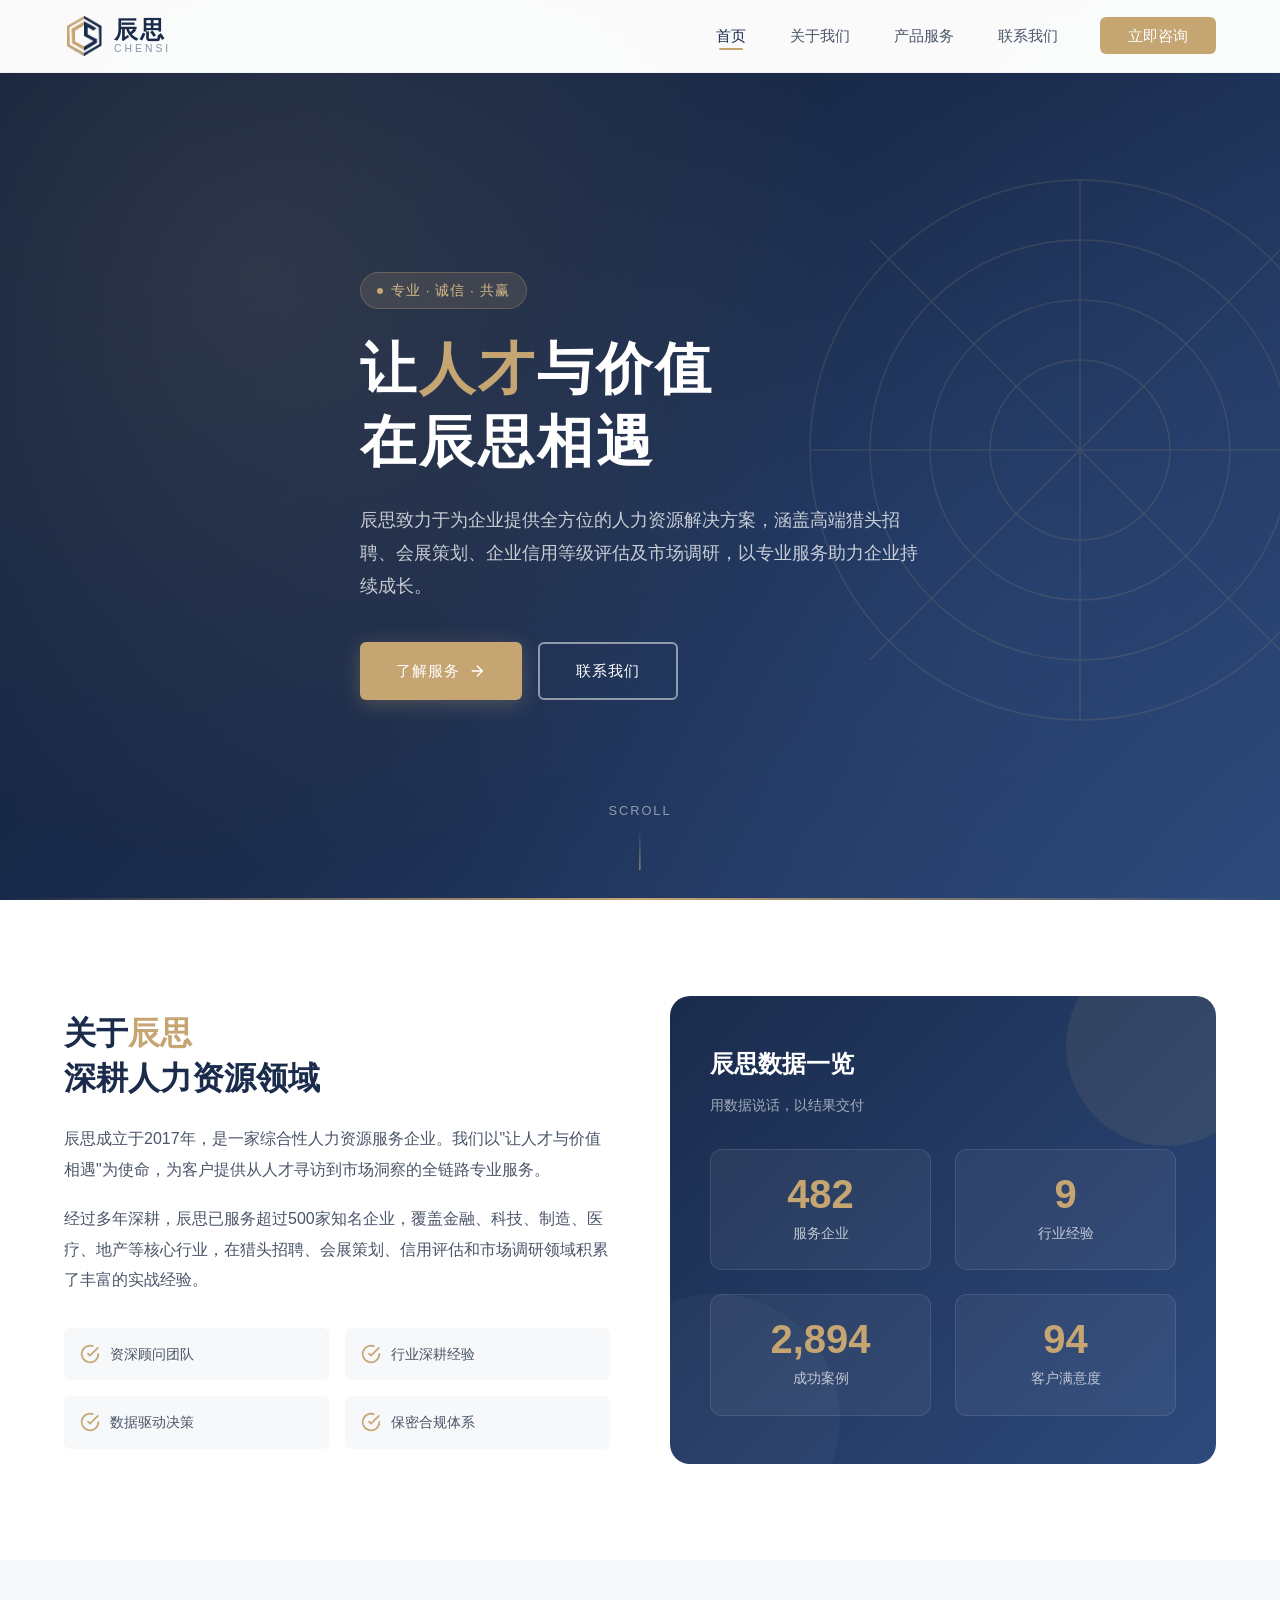
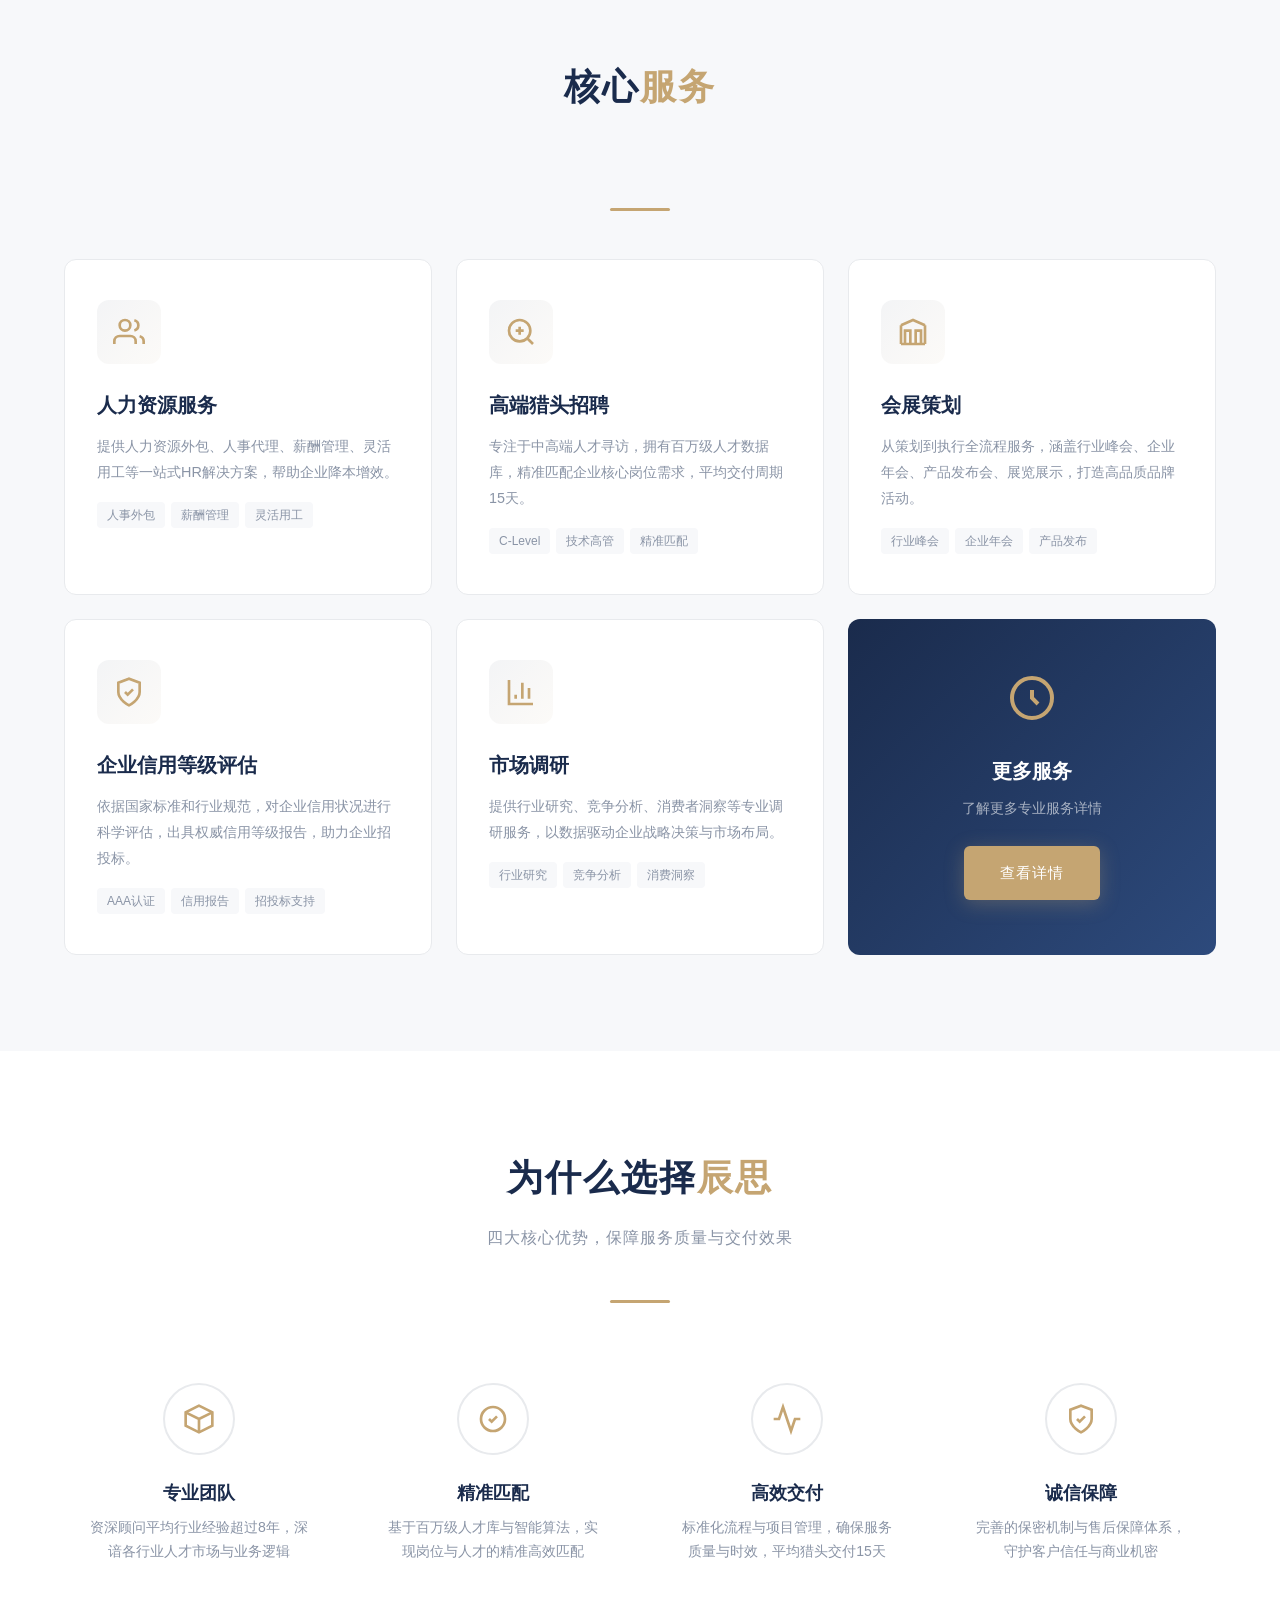
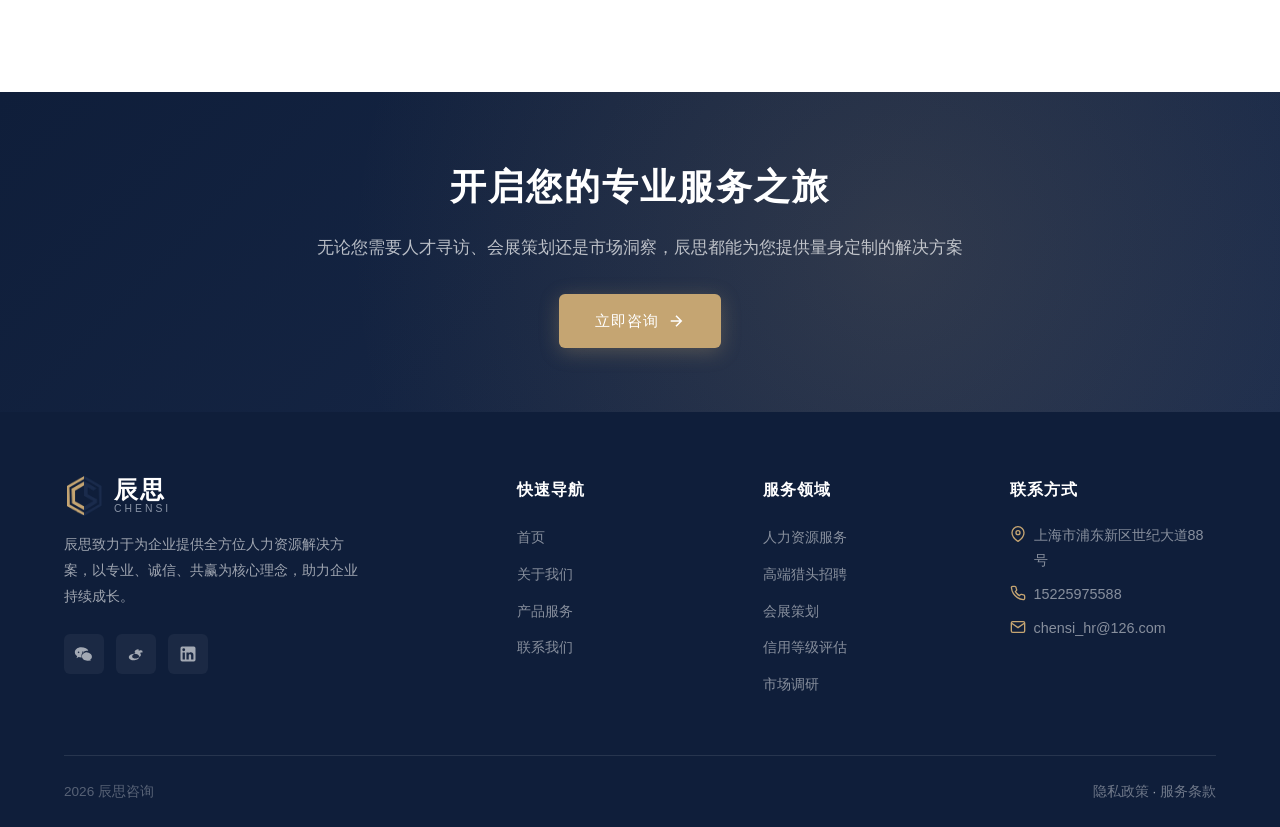
<file: index.html>
<!DOCTYPE html>
<html lang="zh-CN">
<head>
    <meta charset="UTF-8">
    <meta name="viewport" content="width=device-width, initial-scale=1.0">
    <meta name="description" content="辰思 - 专业人力资源服务、高端猎头招聘、会展策划、企业信用等级评估、市场调研">
    <meta name="keywords" content="辰思,人力资源,猎头招聘,会展策划,信用评估,市场调研">
    <title>辰思 — 让人才与价值相遇</title>
    <link rel="stylesheet" href="css/style.css">
</head>
<body>

<!-- ========== 导航栏 ========== -->
<nav class="navbar">
    <div class="container">
        <a href="index.html" class="logo">
            <span class="logo-icon">
                <img src="images/logo.png" alt="辰思LOGO" width="40" height="40">
            </span>
            <span class="logo-text">
                辰思
                <span class="en">CHENSI</span>
            </span>
        </a>

        <ul class="nav-menu">
            <li><a href="index.html" class="active">首页</a></li>
            <li><a href="about.html">关于我们</a></li>
            <li><a href="services.html">产品服务</a></li>
            <li><a href="contact.html">联系我们</a></li>
            <li><a href="contact.html" class="nav-cta">立即咨询</a></li>
        </ul>

        <div class="hamburger">
            <span></span>
            <span></span>
            <span></span>
        </div>
    </div>
</nav>

<!-- ========== Hero 区域 ========== -->
<section class="hero">
    <div class="hero-decoration">
        <svg viewBox="0 0 200 200" fill="none" stroke="currentColor" stroke-width="0.5">
            <circle cx="100" cy="100" r="90" stroke="#c5a572"/>
            <circle cx="100" cy="100" r="70" stroke="#c5a572"/>
            <circle cx="100" cy="100" r="50" stroke="#c5a572"/>
            <circle cx="100" cy="100" r="30" stroke="#c5a572"/>
            <line x1="10" y1="100" x2="190" y2="100" stroke="#c5a572"/>
            <line x1="100" y1="10" x2="100" y2="190" stroke="#c5a572"/>
            <line x1="30" y1="30" x2="170" y2="170" stroke="#c5a572"/>
            <line x1="170" y1="30" x2="30" y2="170" stroke="#c5a572"/>
        </svg>
    </div>

    <div class="container">
        <div class="hero-content">
            <div class="hero-tag">
                <span class="hero-tag-dot"></span>
                专业 · 诚信 · 共赢
            </div>
            <h1>让<span class="highlight">人才</span>与价值<br>在辰思相遇</h1>
            <p class="hero-desc">
                辰思致力于为企业提供全方位的人力资源解决方案，涵盖高端猎头招聘、会展策划、企业信用等级评估及市场调研，以专业服务助力企业持续成长。
            </p>
            <div class="hero-actions">
                <a href="services.html" class="btn btn-primary">
                    了解服务
                    <svg width="18" height="18" viewBox="0 0 24 24" fill="none" stroke="currentColor" stroke-width="2">
                        <path d="M5 12h14M12 5l7 7-7 7"/>
                    </svg>
                </a>
                <a href="contact.html" class="btn btn-outline">联系我们</a>
            </div>
        </div>
    </div>

    <div class="scroll-indicator">
        <span>SCROLL</span>
        <div class="arrow"></div>
    </div>
</section>

<!-- ========== 公司简介 ========== -->
<section class="section">
    <div class="container">
        <div class="intro-grid">
            <div class="intro-text fade-in-up">
                <h2>关于<span class="accent">辰思</span><br>深耕人力资源领域</h2>
                <p>
                    辰思成立于2017年，是一家综合性人力资源服务企业。我们以"让人才与价值相遇"为使命，为客户提供从人才寻访到市场洞察的全链路专业服务。
                </p>
                <p>
                    经过多年深耕，辰思已服务超过500家知名企业，覆盖金融、科技、制造、医疗、地产等核心行业，在猎头招聘、会展策划、信用评估和市场调研领域积累了丰富的实战经验。
                </p>

                <div class="intro-features">
                    <div class="intro-feature">
                        <svg class="feature-icon" width="20" height="20" viewBox="0 0 24 24" fill="none" stroke="currentColor" stroke-width="2">
                            <path d="M22 11.08V12a10 10 0 1 1-5.93-9.14"/>
                            <polyline points="22 4 12 14.01 9 11.01"/>
                        </svg>
                        <span>资深顾问团队</span>
                    </div>
                    <div class="intro-feature">
                        <svg class="feature-icon" width="20" height="20" viewBox="0 0 24 24" fill="none" stroke="currentColor" stroke-width="2">
                            <path d="M22 11.08V12a10 10 0 1 1-5.93-9.14"/>
                            <polyline points="22 4 12 14.01 9 11.01"/>
                        </svg>
                        <span>行业深耕经验</span>
                    </div>
                    <div class="intro-feature">
                        <svg class="feature-icon" width="20" height="20" viewBox="0 0 24 24" fill="none" stroke="currentColor" stroke-width="2">
                            <path d="M22 11.08V12a10 10 0 1 1-5.93-9.14"/>
                            <polyline points="22 4 12 14.01 9 11.01"/>
                        </svg>
                        <span>数据驱动决策</span>
                    </div>
                    <div class="intro-feature">
                        <svg class="feature-icon" width="20" height="20" viewBox="0 0 24 24" fill="none" stroke="currentColor" stroke-width="2">
                            <path d="M22 11.08V12a10 10 0 1 1-5.93-9.14"/>
                            <polyline points="22 4 12 14.01 9 11.01"/>
                        </svg>
                        <span>保密合规体系</span>
                    </div>
                </div>
            </div>

            <div class="intro-visual fade-in-up delay-2">
                <div class="intro-card">
                    <h3>辰思数据一览</h3>
                    <p class="card-subtitle">用数据说话，以结果交付</p>
                    <div class="stat-grid">
                        <div class="stat-item">
                            <div class="stat-number" data-target="500"><span class="unit">+</span></div>
                            <div class="stat-label">服务企业</div>
                        </div>
                        <div class="stat-item">
                            <div class="stat-number" data-target="10"><span class="unit">年+</span></div>
                            <div class="stat-label">行业经验</div>
                        </div>
                        <div class="stat-item">
                            <div class="stat-number" data-target="3000"><span class="unit">+</span></div>
                            <div class="stat-label">成功案例</div>
                        </div>
                        <div class="stat-item">
                            <div class="stat-number" data-target="98"><span class="unit">%</span></div>
                            <div class="stat-label">客户满意度</div>
                        </div>
                    </div>
                </div>
            </div>
        </div>
    </div>
</section>

<!-- ========== 核心服务 ========== -->
<section class="section section-gray">
    <div class="container">
        <h2 class="section-title fade-in-up">核心<span class="accent">服务</span></h2>
        <p class="section-subtitle fade-in-up delay-1">五大业务板块，全方位赋能企业发展</p>
        <div class="section-divider fade-in-up"></div>

        <div class="services-grid" style="margin-top: 3rem;">
            <!-- 人力资源服务 -->
            <div class="service-card fade-in-up">
                <div class="service-icon-box">
                    <svg viewBox="0 0 24 24" fill="none" stroke="currentColor" stroke-width="2">
                        <path d="M17 21v-2a4 4 0 0 0-4-4H5a4 4 0 0 0-4 4v2"/>
                        <circle cx="9" cy="7" r="4"/>
                        <path d="M23 21v-2a4 4 0 0 0-3-3.87"/>
                        <path d="M16 3.13a4 4 0 0 1 0 7.75"/>
                    </svg>
                </div>
                <h3>人力资源服务</h3>
                <p>提供人力资源外包、人事代理、薪酬管理、灵活用工等一站式HR解决方案，帮助企业降本增效。</p>
                <div class="tag-row">
                    <span class="tag">人事外包</span>
                    <span class="tag">薪酬管理</span>
                    <span class="tag">灵活用工</span>
                </div>
            </div>

            <!-- 高端猎头招聘 -->
            <div class="service-card fade-in-up delay-1">
                <div class="service-icon-box">
                    <svg viewBox="0 0 24 24" fill="none" stroke="currentColor" stroke-width="2">
                        <circle cx="11" cy="11" r="8"/>
                        <line x1="21" y1="21" x2="16.65" y2="16.65"/>
                        <path d="M11 8v6M8 11h6"/>
                    </svg>
                </div>
                <h3>高端猎头招聘</h3>
                <p>专注于中高端人才寻访，拥有百万级人才数据库，精准匹配企业核心岗位需求，平均交付周期15天。</p>
                <div class="tag-row">
                    <span class="tag">C-Level</span>
                    <span class="tag">技术高管</span>
                    <span class="tag">精准匹配</span>
                </div>
            </div>

            <!-- 会展策划 -->
            <div class="service-card fade-in-up delay-2">
                <div class="service-icon-box">
                    <svg viewBox="0 0 24 24" fill="none" stroke="currentColor" stroke-width="2">
                        <path d="M3 21h18M3 7v14M21 7v14M6 21V11h4v10M14 21V11h4v10M3 7l9-4 9 4"/>
                    </svg>
                </div>
                <h3>会展策划</h3>
                <p>从策划到执行全流程服务，涵盖行业峰会、企业年会、产品发布会、展览展示，打造高品质品牌活动。</p>
                <div class="tag-row">
                    <span class="tag">行业峰会</span>
                    <span class="tag">企业年会</span>
                    <span class="tag">产品发布</span>
                </div>
            </div>

            <!-- 企业信用等级评估 -->
            <div class="service-card fade-in-up">
                <div class="service-icon-box">
                    <svg viewBox="0 0 24 24" fill="none" stroke="currentColor" stroke-width="2">
                        <path d="M12 22s8-4 8-10V5l-8-3-8 3v7c0 6 8 10 8 10z"/>
                        <polyline points="9 12 11 14 15 10"/>
                    </svg>
                </div>
                <h3>企业信用等级评估</h3>
                <p>依据国家标准和行业规范，对企业信用状况进行科学评估，出具权威信用等级报告，助力企业招投标。</p>
                <div class="tag-row">
                    <span class="tag">AAA认证</span>
                    <span class="tag">信用报告</span>
                    <span class="tag">招投标支持</span>
                </div>
            </div>

            <!-- 市场调研 -->
            <div class="service-card fade-in-up delay-1">
                <div class="service-icon-box">
                    <svg viewBox="0 0 24 24" fill="none" stroke="currentColor" stroke-width="2">
                        <path d="M3 3v18h18"/>
                        <path d="M18 17V9M13 17V5M8 17v-3"/>
                    </svg>
                </div>
                <h3>市场调研</h3>
                <p>提供行业研究、竞争分析、消费者洞察等专业调研服务，以数据驱动企业战略决策与市场布局。</p>
                <div class="tag-row">
                    <span class="tag">行业研究</span>
                    <span class="tag">竞争分析</span>
                    <span class="tag">消费洞察</span>
                </div>
            </div>

            <!-- 查看更多 -->
            <div class="service-card fade-in-up delay-2" style="display: flex; flex-direction: column; justify-content: center; align-items: center; text-align: center; background: linear-gradient(135deg, var(--primary), var(--primary-light)); border: none;">
                <div style="margin-bottom: 1.5rem;">
                    <svg width="48" height="48" viewBox="0 0 24 24" fill="none" stroke="#c5a572" stroke-width="2">
                        <circle cx="12" cy="12" r="10"/>
                        <path d="M12 8v4l3 3"/>
                    </svg>
                </div>
                <h3 style="color: #fff; margin-bottom: 0.5rem;">更多服务</h3>
                <p style="color: rgba(255,255,255,0.6); margin-bottom: 1.5rem;">了解更多专业服务详情</p>
                <a href="services.html" class="btn btn-primary">查看详情</a>
            </div>
        </div>
    </div>
</section>

<!-- ========== 为什么选择我们 ========== -->
<section class="section">
    <div class="container">
        <h2 class="section-title fade-in-up">为什么选择<span class="accent">辰思</span></h2>
        <p class="section-subtitle fade-in-up delay-1">四大核心优势，保障服务质量与交付效果</p>
        <div class="section-divider fade-in-up"></div>

        <div class="advantages-grid" style="margin-top: 3rem;">
            <div class="advantage-item fade-in-up">
                <div class="advantage-icon">
                    <svg viewBox="0 0 24 24" fill="none" stroke="currentColor" stroke-width="2">
                        <path d="M12 2L2 7v10l10 5 10-5V7l-10-5z"/>
                        <path d="M2 7l10 5 10-5M12 22V12"/>
                    </svg>
                </div>
                <h4>专业团队</h4>
                <p>资深顾问平均行业经验超过8年，深谙各行业人才市场与业务逻辑</p>
            </div>

            <div class="advantage-item fade-in-up delay-1">
                <div class="advantage-icon">
                    <svg viewBox="0 0 24 24" fill="none" stroke="currentColor" stroke-width="2">
                        <path d="M9 12l2 2 4-4"/>
                        <path d="M21 12c0 4.97-4.03 9-9 9s-9-4.03-9-9 4.03-9 9-9 9 4.03 9 9z"/>
                    </svg>
                </div>
                <h4>精准匹配</h4>
                <p>基于百万级人才库与智能算法，实现岗位与人才的精准高效匹配</p>
            </div>

            <div class="advantage-item fade-in-up delay-2">
                <div class="advantage-icon">
                    <svg viewBox="0 0 24 24" fill="none" stroke="currentColor" stroke-width="2">
                        <path d="M22 12h-4l-3 9L9 3l-3 9H2"/>
                    </svg>
                </div>
                <h4>高效交付</h4>
                <p>标准化流程与项目管理，确保服务质量与时效，平均猎头交付15天</p>
            </div>

            <div class="advantage-item fade-in-up delay-3">
                <div class="advantage-icon">
                    <svg viewBox="0 0 24 24" fill="none" stroke="currentColor" stroke-width="2">
                        <path d="M12 22s8-4 8-10V5l-8-3-8 3v7c0 6 8 10 8 10z"/>
                        <polyline points="9 12 11 14 15 10"/>
                    </svg>
                </div>
                <h4>诚信保障</h4>
                <p>完善的保密机制与售后保障体系，守护客户信任与商业机密</p>
            </div>
        </div>
    </div>
</section>

<!-- ========== CTA 区域 ========== -->
<section class="cta-section">
    <div class="container">
        <div class="cta-content fade-in-up">
            <h2>开启您的专业服务之旅</h2>
            <p>无论您需要人才寻访、会展策划还是市场洞察，辰思都能为您提供量身定制的解决方案</p>
            <a href="contact.html" class="btn btn-primary">
                立即咨询
                <svg width="18" height="18" viewBox="0 0 24 24" fill="none" stroke="currentColor" stroke-width="2">
                    <path d="M5 12h14M12 5l7 7-7 7"/>
                </svg>
            </a>
        </div>
    </div>
</section>

<!-- ========== 页脚 ========== -->
<footer class="footer">
    <div class="container">
        <div class="footer-grid">
            <div class="footer-brand">
                <div class="logo">
                    <span class="logo-icon">
                        <img src="images/logo.png" alt="辰思LOGO" width="40" height="40">
                    </span>
                    <span class="logo-text">
                        辰思
                        <span class="en">CHENSI</span>
                    </span>
                </div>
                <p>辰思致力于为企业提供全方位人力资源解决方案，以专业、诚信、共赢为核心理念，助力企业持续成长。</p>
                <div class="footer-social">
                    <a href="#" aria-label="微信">
                        <svg viewBox="0 0 24 24" fill="currentColor"><path d="M8.5 4C4.36 4 1 6.69 1 10c0 1.89 1.08 3.56 2.78 4.66L3 17l2.5-1.32c.97.27 1.97.42 3 .42.24 0 .47-.01.71-.03A5.5 5.5 0 0 1 9 13.5C9 10.46 12.36 8 16.5 8c.24 0 .47.01.71.03C16.42 5.65 12.86 4 8.5 4zm-3 5a1 1 0 1 1 0 2 1 1 0 0 1 0-2zm5 0a1 1 0 1 1 0 2 1 1 0 0 1 0-2zm5.5 1c-3.59 0-6.5 2.24-6.5 5s2.91 5 6.5 5c.83 0 1.63-.12 2.37-.34L20 20.5l-.66-1.5c1.32-.92 2.16-2.27 2.16-3.77 0-2.76-2.91-5-6.5-5z"/></svg>
                    </a>
                    <a href="#" aria-label="微博">
                        <svg viewBox="0 0 24 24" fill="currentColor"><path d="M10.1 19.6c-3.4.3-6.4-1.2-6.7-3.4-.2-2.2 2.5-4.2 5.9-4.5 3.4-.3 6.4 1.2 6.7 3.4.2 2.2-2.5 4.2-5.9 4.5zm9.9-9.2c-.3-.1-.5-.1-.4-.4.3-.8.3-1.4 0-1.9-.6-.8-2.2-.8-4.1-.1 0 0-.4.2-.3-.1.2-.6.1-1-.1-1.3-.5-.5-1.9-.2-3.2.7-1.3.9-1.7 2-1.4 2.7.1.2.3.4.6.5.3.1.4.3.2.5-.2.2-1.4.7-2.4 1.6C8 13.2 7.2 14.4 7.5 15.5c.4 1.6 3.1 2.3 6 1.5 2.9-.8 4.8-2.8 4.4-4.4-.1-.4-.4-.7-.8-1 .3-.4.5-.8.5-1.2.1-.3 0-.5-.1-.6z"/></svg>
                    </a>
                    <a href="#" aria-label="LinkedIn">
                        <svg viewBox="0 0 24 24" fill="currentColor"><path d="M19 3a2 2 0 0 1 2 2v14a2 2 0 0 1-2 2H5a2 2 0 0 1-2-2V5a2 2 0 0 1 2-2h14m-.5 15.5v-5.3a3.26 3.26 0 0 0-3.26-3.26c-.85 0-1.84.52-2.32 1.3v-1.11h-2.79v8.37h2.79v-4.93c0-.77.62-1.4 1.39-1.4a1.4 1.4 0 0 1 1.4 1.4v4.93h2.79M6.88 8.56a1.68 1.68 0 0 0 1.68-1.68c0-.93-.75-1.69-1.68-1.69a1.69 1.69 0 0 0-1.69 1.69c0 .93.76 1.68 1.69 1.68m1.39 9.94v-8.37H5.5v8.37h2.77z"/></svg>
                    </a>
                </div>
            </div>

            <div class="footer-col">
                <h4>快速导航</h4>
                <ul>
                    <li><a href="index.html">首页</a></li>
                    <li><a href="about.html">关于我们</a></li>
                    <li><a href="services.html">产品服务</a></li>
                    <li><a href="contact.html">联系我们</a></li>
                </ul>
            </div>

            <div class="footer-col">
                <h4>服务领域</h4>
                <ul>
                    <li><a href="services.html">人力资源服务</a></li>
                    <li><a href="services.html">高端猎头招聘</a></li>
                    <li><a href="services.html">会展策划</a></li>
                    <li><a href="services.html">信用等级评估</a></li>
                    <li><a href="services.html">市场调研</a></li>
                </ul>
            </div>

            <div class="footer-col">
                <h4>联系方式</h4>
                <ul class="footer-contact">
                    <li>
                        <svg viewBox="0 0 24 24" fill="none" stroke="currentColor" stroke-width="2"><path d="M21 10c0 7-9 13-9 13s-9-6-9-13a9 9 0 0 1 18 0z"/><circle cx="12" cy="10" r="3"/></svg>
                        上海市浦东新区世纪大道88号
                    </li>
                    <li>
                        <svg viewBox="0 0 24 24" fill="none" stroke="currentColor" stroke-width="2"><path d="M22 16.92v3a2 2 0 0 1-2.18 2 19.79 19.79 0 0 1-8.63-3.07 19.5 19.5 0 0 1-6-6 19.79 19.79 0 0 1-3.07-8.67A2 2 0 0 1 4.11 2h3a2 2 0 0 1 2 1.72c.13.96.36 1.9.7 2.81a2 2 0 0 1-.45 2.11L8.09 9.91a16 16 0 0 0 6 6l1.27-1.27a2 2 0 0 1 2.11-.45c.91.34 1.85.57 2.81.7A2 2 0 0 1 22 16.92z"/></svg>
                        15225975588
                    </li>
                    <li>
                        <svg viewBox="0 0 24 24" fill="none" stroke="currentColor" stroke-width="2"><path d="M4 4h16c1.1 0 2 .9 2 2v12c0 1.1-.9 2-2 2H4c-1.1 0-2-.9-2-2V6c0-1.1.9-2 2-2z"/><polyline points="22,6 12,13 2,6"/></svg>
                        chensi_hr@126.com
                    </li>
                </ul>
            </div>
        </div>

        <div class="footer-bottom">
            <span class="icp">2026 辰思咨询</span>
            <div>
                <a href="#">隐私政策</a> · <a href="#">服务条款</a>
            </div>
        </div>
    </div>
</footer>

<!-- ========== 返回顶部 ========== -->
<div class="back-to-top">
    <svg viewBox="0 0 24 24" fill="none" stroke="currentColor" stroke-width="2">
        <path d="M18 15l-6-6-6 6"/>
    </svg>
</div>

<script src="js/main.js"></script>
</body>
</html>
</file>
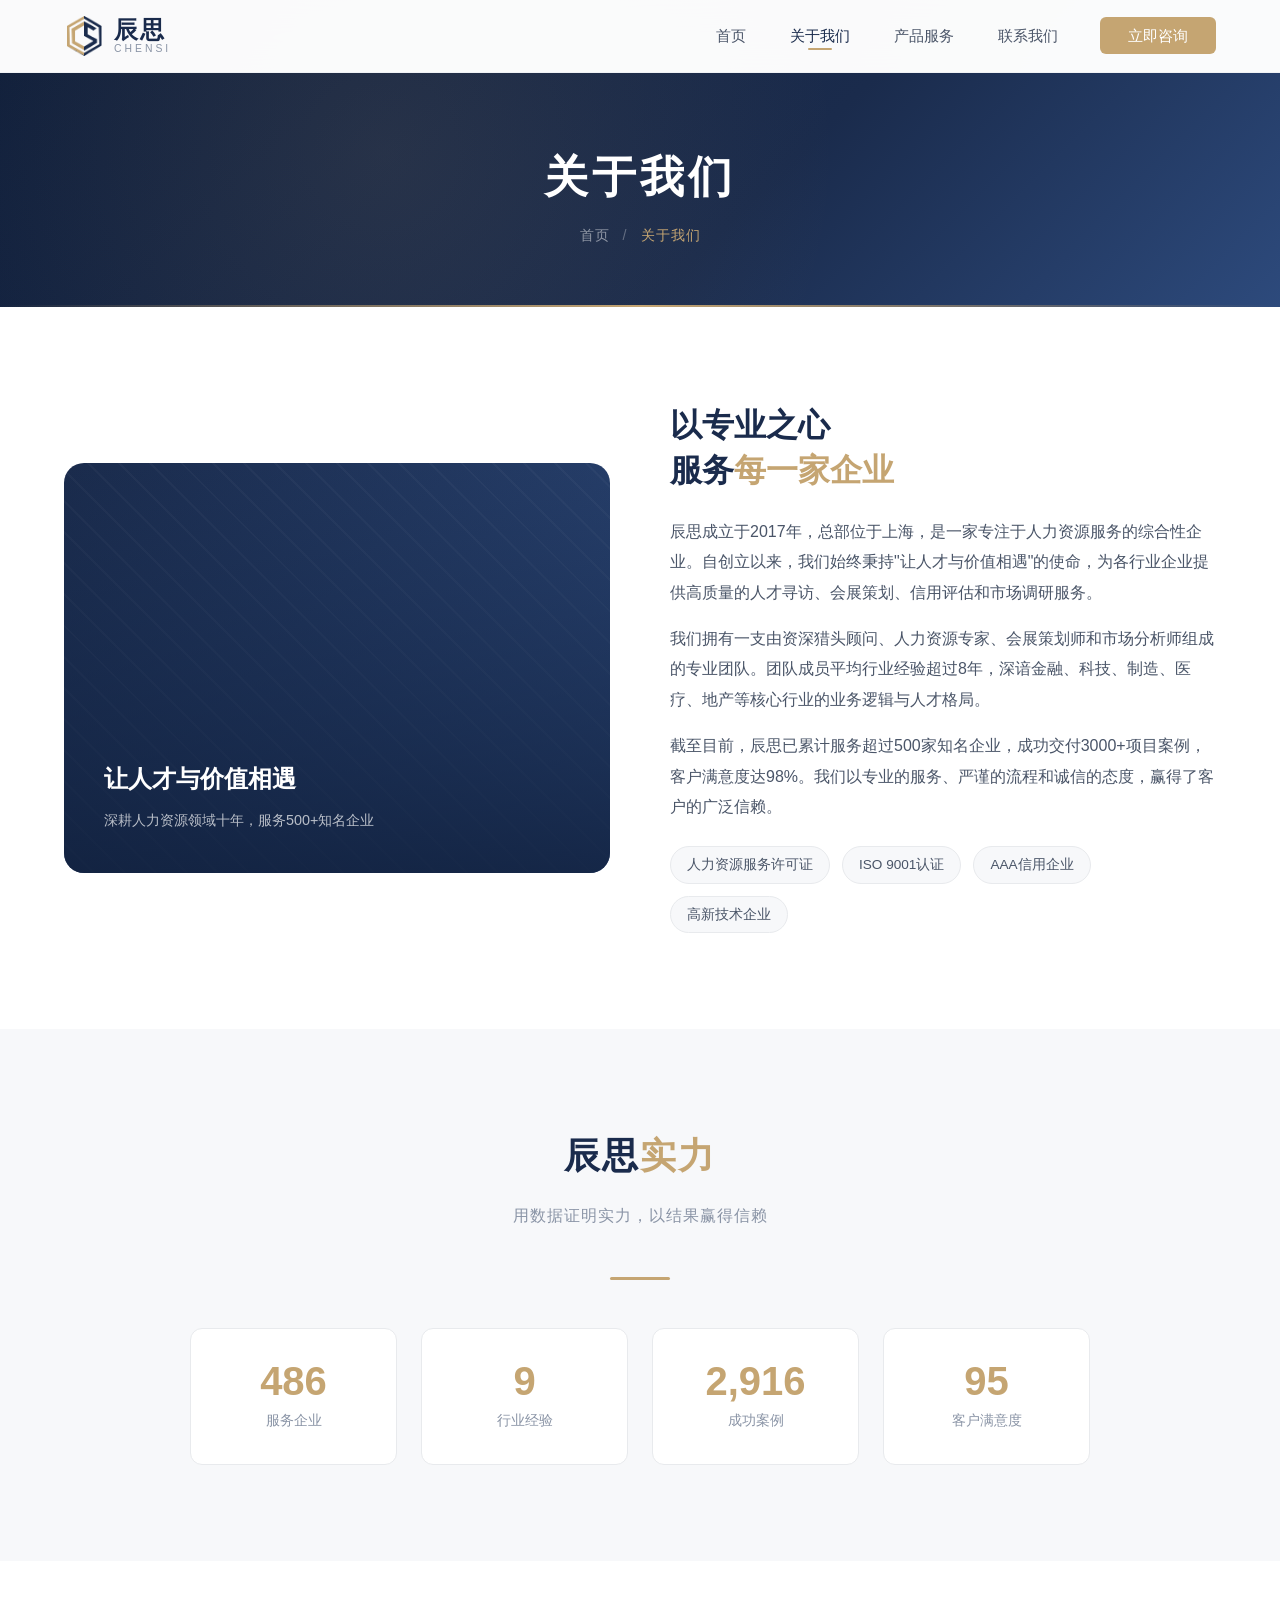
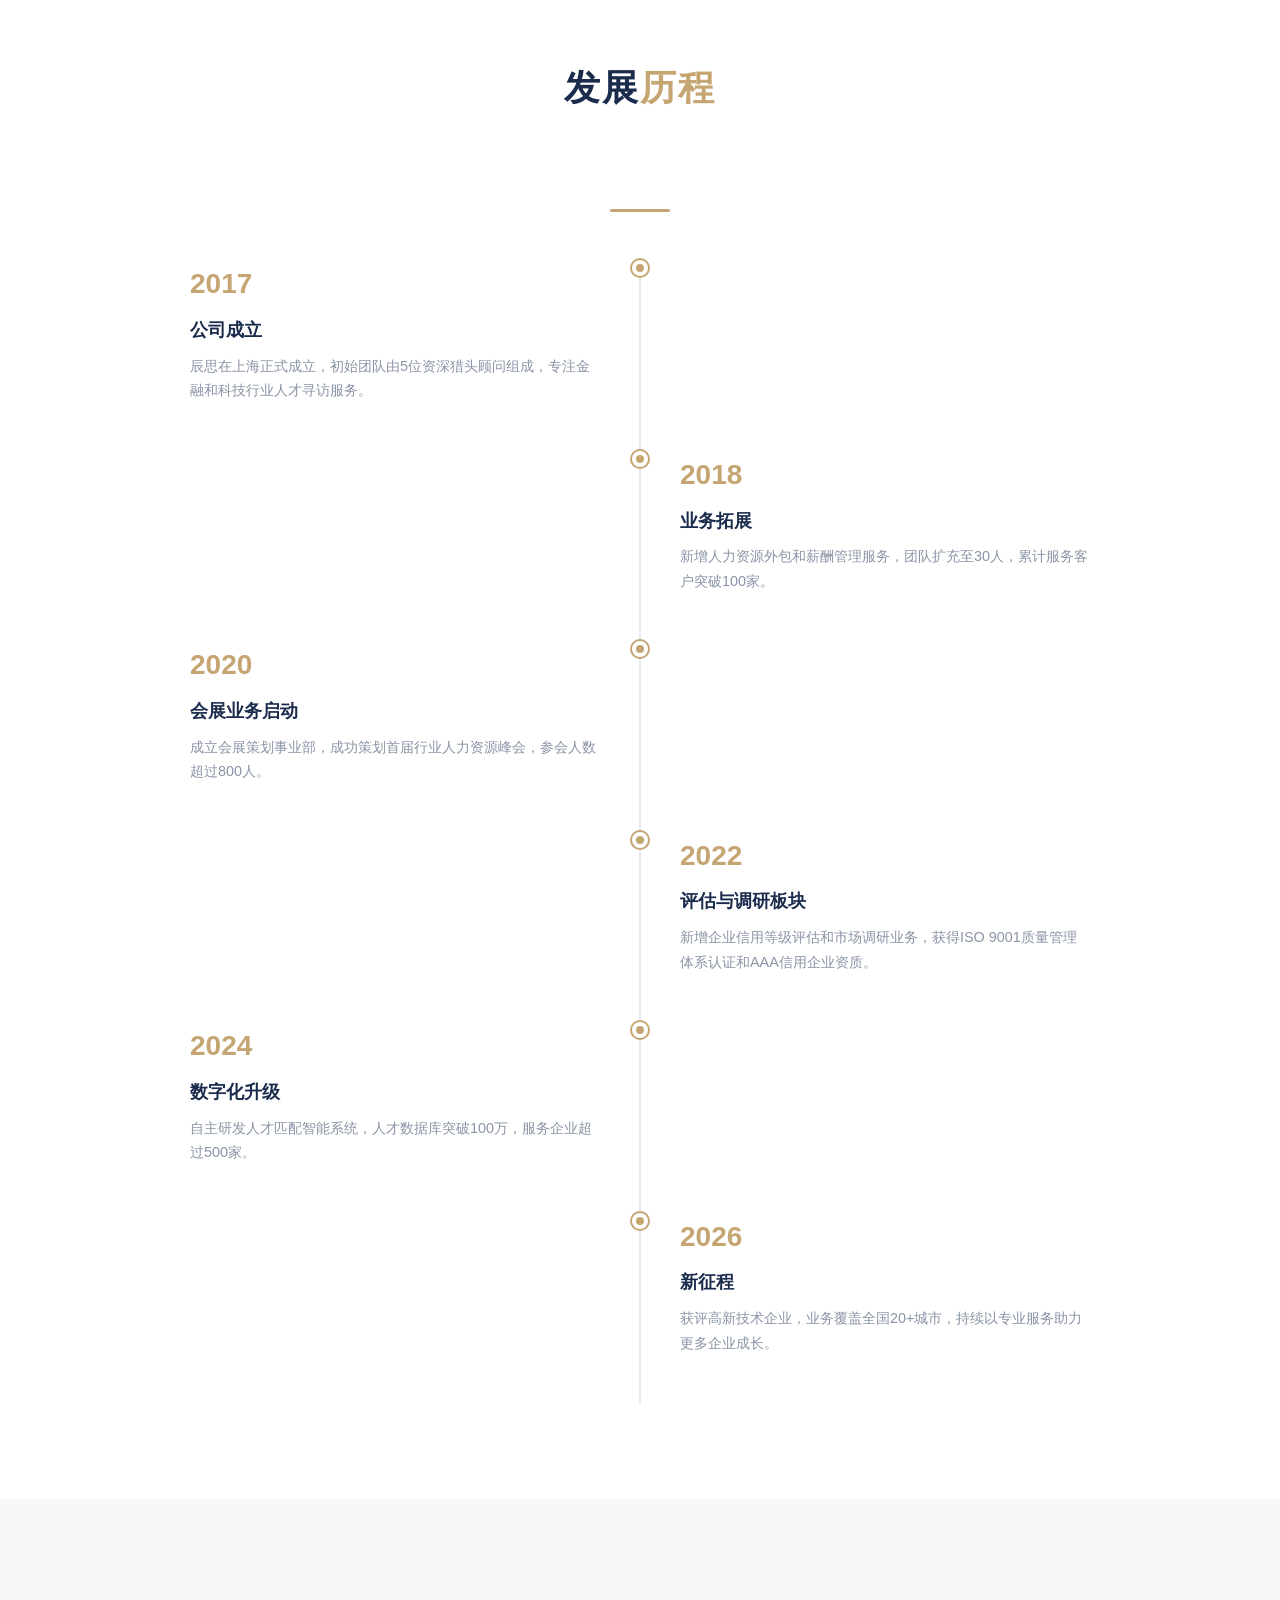
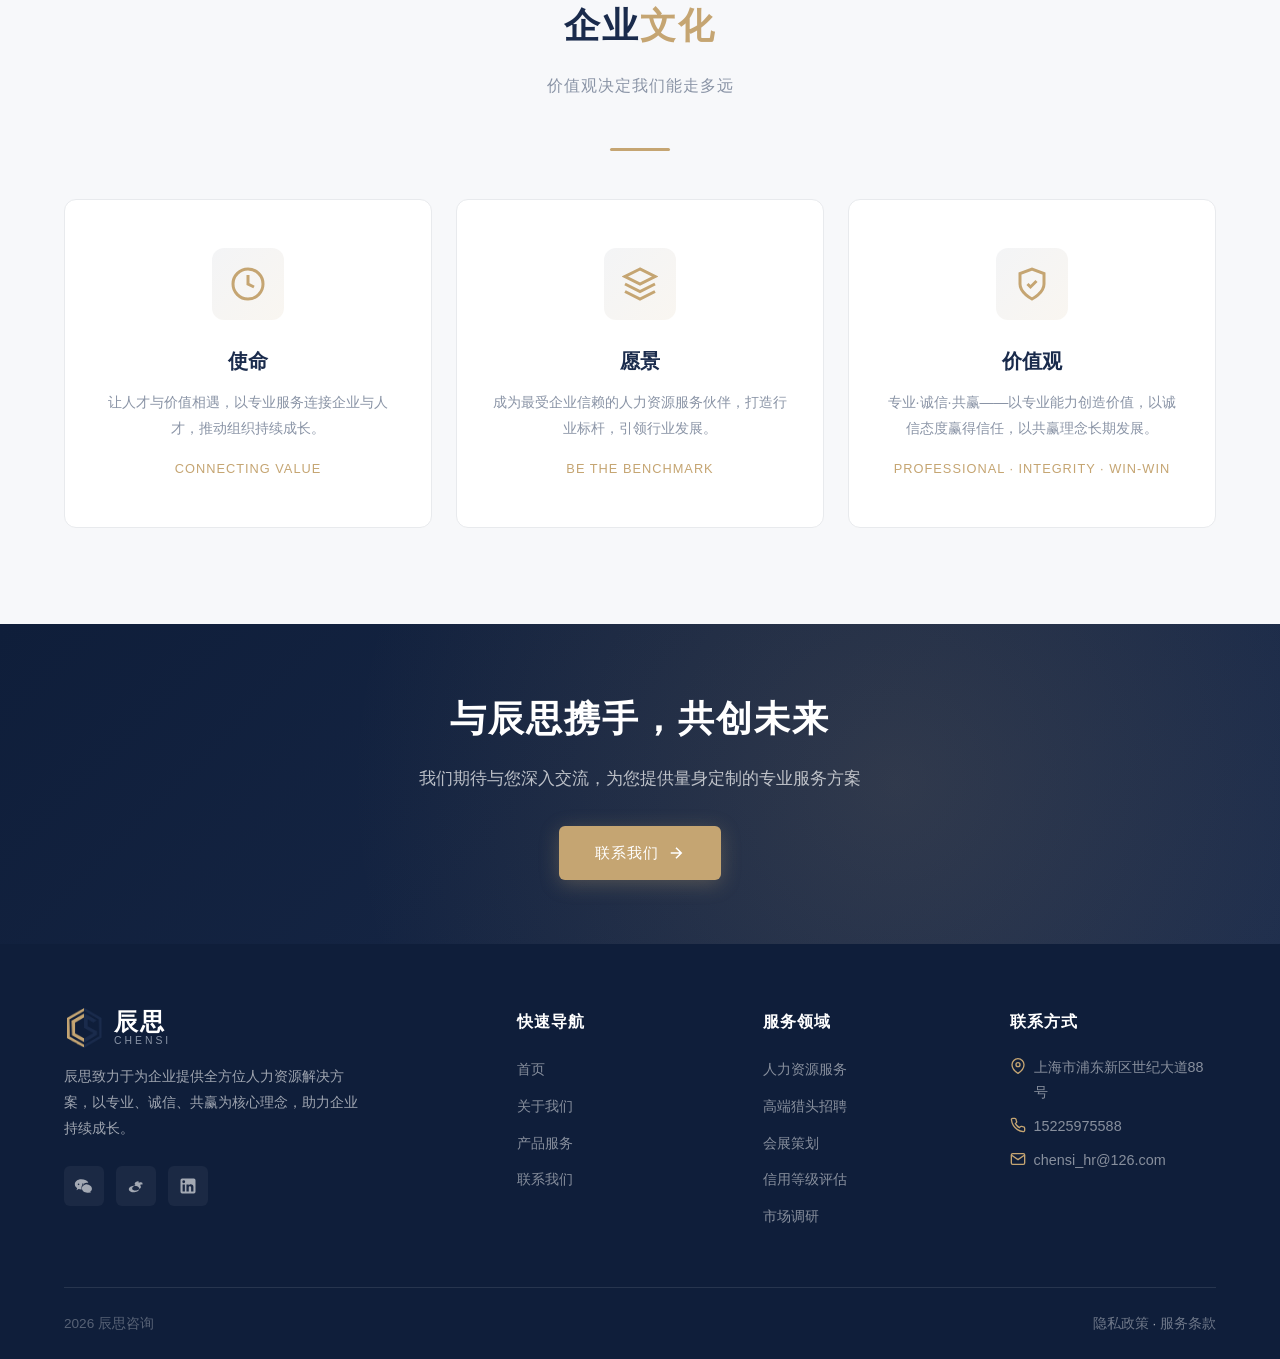
<file: about.html>
<!DOCTYPE html>
<html lang="zh-CN">
<head>
    <meta charset="UTF-8">
    <meta name="viewport" content="width=device-width, initial-scale=1.0">
    <meta name="description" content="了解辰思 - 专业人力资源服务企业，深耕行业十余年">
    <title>关于我们 — 辰思</title>
    <link rel="stylesheet" href="css/style.css">
</head>
<body>

<!-- ========== 导航栏 ========== -->
<nav class="navbar">
    <div class="container">
        <a href="index.html" class="logo">
            <span class="logo-icon">
                <img src="images/logo.png" alt="辰思LOGO" width="40" height="40">
            </span>
            <span class="logo-text">
                辰思
                <span class="en">CHENSI</span>
            </span>
        </a>

        <ul class="nav-menu">
            <li><a href="index.html">首页</a></li>
            <li><a href="about.html" class="active">关于我们</a></li>
            <li><a href="services.html">产品服务</a></li>
            <li><a href="contact.html">联系我们</a></li>
            <li><a href="contact.html" class="nav-cta">立即咨询</a></li>
        </ul>

        <div class="hamburger">
            <span></span>
            <span></span>
            <span></span>
        </div>
    </div>
</nav>

<!-- ========== 页面横幅 ========== -->
<section class="page-banner">
    <div class="container">
        <div class="page-banner-content">
            <h1>关于我们</h1>
            <div class="breadcrumb">
                <a href="index.html">首页</a>
                <span class="separator">/</span>
                <span class="current">关于我们</span>
            </div>
        </div>
    </div>
</section>

<!-- ========== 公司介绍 ========== -->
<section class="section">
    <div class="container">
        <div class="about-intro">
            <div class="about-intro-image fade-in-up">
                <div class="decorative-pattern"></div>
                <div class="image-content">
                    <h3>让人才与价值相遇</h3>
                    <p>深耕人力资源领域十年，服务500+知名企业</p>
                </div>
            </div>

            <div class="about-intro-text fade-in-up delay-2">
                <h2>以专业之心<br>服务<span class="accent">每一家企业</span></h2>
                <p>
                    辰思成立于2017年，总部位于上海，是一家专注于人力资源服务的综合性企业。自创立以来，我们始终秉持"让人才与价值相遇"的使命，为各行业企业提供高质量的人才寻访、会展策划、信用评估和市场调研服务。
                </p>
                <p>
                    我们拥有一支由资深猎头顾问、人力资源专家、会展策划师和市场分析师组成的专业团队。团队成员平均行业经验超过8年，深谙金融、科技、制造、医疗、地产等核心行业的业务逻辑与人才格局。
                </p>
                <p>
                    截至目前，辰思已累计服务超过500家知名企业，成功交付3000+项目案例，客户满意度达98%。我们以专业的服务、严谨的流程和诚信的态度，赢得了客户的广泛信赖。
                </p>

                <div class="about-tags">
                    <span class="about-tag">人力资源服务许可证</span>
                    <span class="about-tag">ISO 9001认证</span>
                    <span class="about-tag">AAA信用企业</span>
                    <span class="about-tag">高新技术企业</span>
                </div>
            </div>
        </div>
    </div>
</section>

<!-- ========== 核心数据 ========== -->
<section class="section section-gray">
    <div class="container">
        <h2 class="section-title fade-in-up">辰思<span class="accent">实力</span></h2>
        <p class="section-subtitle fade-in-up delay-1">用数据证明实力，以结果赢得信赖</p>
        <div class="section-divider fade-in-up"></div>

        <div class="stat-grid" style="max-width: 900px; margin: 3rem auto 0; grid-template-columns: repeat(4, 1fr); display: grid; gap: 24px;">
            <div class="stat-item fade-in-up" style="background: var(--bg-white); padding: 2rem 1rem; border-radius: var(--radius-md); border: 1px solid var(--border-color);">
                <div class="stat-number" data-target="500" style="color: var(--accent);"><span class="unit" style="color: var(--text-light);">+</span></div>
                <div class="stat-label" style="color: var(--text-light);">服务企业</div>
            </div>
            <div class="stat-item fade-in-up delay-1" style="background: var(--bg-white); padding: 2rem 1rem; border-radius: var(--radius-md); border: 1px solid var(--border-color);">
                <div class="stat-number" data-target="10" style="color: var(--accent);"><span class="unit" style="color: var(--text-light);">年+</span></div>
                <div class="stat-label" style="color: var(--text-light);">行业经验</div>
            </div>
            <div class="stat-item fade-in-up delay-2" style="background: var(--bg-white); padding: 2rem 1rem; border-radius: var(--radius-md); border: 1px solid var(--border-color);">
                <div class="stat-number" data-target="3000" style="color: var(--accent);"><span class="unit" style="color: var(--text-light);">+</span></div>
                <div class="stat-label" style="color: var(--text-light);">成功案例</div>
            </div>
            <div class="stat-item fade-in-up delay-3" style="background: var(--bg-white); padding: 2rem 1rem; border-radius: var(--radius-md); border: 1px solid var(--border-color);">
                <div class="stat-number" data-target="98" style="color: var(--accent);"><span class="unit" style="color: var(--text-light);">%</span></div>
                <div class="stat-label" style="color: var(--text-light);">客户满意度</div>
            </div>
        </div>
    </div>
</section>

<!-- ========== 发展历程 ========== -->
<section class="section">
    <div class="container">
        <h2 class="section-title fade-in-up">发展<span class="accent">历程</span></h2>
        <p class="section-subtitle fade-in-up delay-1">十年深耕，步步为营</p>
        <div class="section-divider fade-in-up"></div>

        <div class="timeline" style="margin-top: 3rem;">
            <div class="timeline-item fade-in-up">
                <div class="timeline-dot"></div>
                <div class="timeline-year">2017</div>
                <h4>公司成立</h4>
                <p>辰思在上海正式成立，初始团队由5位资深猎头顾问组成，专注金融和科技行业人才寻访服务。</p>
            </div>

            <div class="timeline-item fade-in-up">
                <div class="timeline-dot"></div>
                <div class="timeline-year">2018</div>
                <h4>业务拓展</h4>
                <p>新增人力资源外包和薪酬管理服务，团队扩充至30人，累计服务客户突破100家。</p>
            </div>

            <div class="timeline-item fade-in-up">
                <div class="timeline-dot"></div>
                <div class="timeline-year">2020</div>
                <h4>会展业务启动</h4>
                <p>成立会展策划事业部，成功策划首届行业人力资源峰会，参会人数超过800人。</p>
            </div>

            <div class="timeline-item fade-in-up">
                <div class="timeline-dot"></div>
                <div class="timeline-year">2022</div>
                <h4>评估与调研板块</h4>
                <p>新增企业信用等级评估和市场调研业务，获得ISO 9001质量管理体系认证和AAA信用企业资质。</p>
            </div>

            <div class="timeline-item fade-in-up">
                <div class="timeline-dot"></div>
                <div class="timeline-year">2024</div>
                <h4>数字化升级</h4>
                <p>自主研发人才匹配智能系统，人才数据库突破100万，服务企业超过500家。</p>
            </div>

            <div class="timeline-item fade-in-up">
                <div class="timeline-dot"></div>
                <div class="timeline-year">2026</div>
                <h4>新征程</h4>
                <p>获评高新技术企业，业务覆盖全国20+城市，持续以专业服务助力更多企业成长。</p>
            </div>
        </div>
    </div>
</section>

<!-- ========== 企业文化 ========== -->
<section class="section section-gray">
    <div class="container">
        <h2 class="section-title fade-in-up">企业<span class="accent">文化</span></h2>
        <p class="section-subtitle fade-in-up delay-1">价值观决定我们能走多远</p>
        <div class="section-divider fade-in-up"></div>

        <div class="culture-grid" style="margin-top: 3rem;">
            <div class="culture-card fade-in-up">
                <div class="culture-icon">
                    <svg viewBox="0 0 24 24" fill="none" stroke="currentColor" stroke-width="2">
                        <circle cx="12" cy="12" r="10"/>
                        <path d="M12 6v6l4 2"/>
                    </svg>
                </div>
                <h4>使命</h4>
                <p class="culture-desc">让人才与价值相遇，以专业服务连接企业与人才，推动组织持续成长。</p>
                <div class="culture-value">CONNECTING VALUE</div>
            </div>

            <div class="culture-card fade-in-up delay-1">
                <div class="culture-icon">
                    <svg viewBox="0 0 24 24" fill="none" stroke="currentColor" stroke-width="2">
                        <path d="M12 2L2 7l10 5 10-5-10-5z"/>
                        <path d="M2 17l10 5 10-5"/>
                        <path d="M2 12l10 5 10-5"/>
                    </svg>
                </div>
                <h4>愿景</h4>
                <p class="culture-desc">成为最受企业信赖的人力资源服务伙伴，打造行业标杆，引领行业发展。</p>
                <div class="culture-value">BE THE BENCHMARK</div>
            </div>

            <div class="culture-card fade-in-up delay-2">
                <div class="culture-icon">
                    <svg viewBox="0 0 24 24" fill="none" stroke="currentColor" stroke-width="2">
                        <path d="M12 22s8-4 8-10V5l-8-3-8 3v7c0 6 8 10 8 10z"/>
                        <polyline points="9 12 11 14 15 10"/>
                    </svg>
                </div>
                <h4>价值观</h4>
                <p class="culture-desc">专业·诚信·共赢——以专业能力创造价值，以诚信态度赢得信任，以共赢理念长期发展。</p>
                <div class="culture-value">PROFESSIONAL · INTEGRITY · WIN-WIN</div>
            </div>
        </div>
    </div>
</section>

<!-- ========== CTA 区域 ========== -->
<section class="cta-section">
    <div class="container">
        <div class="cta-content fade-in-up">
            <h2>与辰思携手，共创未来</h2>
            <p>我们期待与您深入交流，为您提供量身定制的专业服务方案</p>
            <a href="contact.html" class="btn btn-primary">
                联系我们
                <svg width="18" height="18" viewBox="0 0 24 24" fill="none" stroke="currentColor" stroke-width="2">
                    <path d="M5 12h14M12 5l7 7-7 7"/>
                </svg>
            </a>
        </div>
    </div>
</section>

<!-- ========== 页脚 ========== -->
<footer class="footer">
    <div class="container">
        <div class="footer-grid">
            <div class="footer-brand">
                <div class="logo">
                    <span class="logo-icon">
                        <img src="images/logo.png" alt="辰思LOGO" width="40" height="40">
                    </span>
                    <span class="logo-text">
                        辰思
                        <span class="en">CHENSI</span>
                    </span>
                </div>
                <p>辰思致力于为企业提供全方位人力资源解决方案，以专业、诚信、共赢为核心理念，助力企业持续成长。</p>
                <div class="footer-social">
                    <a href="#" aria-label="微信">
                        <svg viewBox="0 0 24 24" fill="currentColor"><path d="M8.5 4C4.36 4 1 6.69 1 10c0 1.89 1.08 3.56 2.78 4.66L3 17l2.5-1.32c.97.27 1.97.42 3 .42.24 0 .47-.01.71-.03A5.5 5.5 0 0 1 9 13.5C9 10.46 12.36 8 16.5 8c.24 0 .47.01.71.03C16.42 5.65 12.86 4 8.5 4zm-3 5a1 1 0 1 1 0 2 1 1 0 0 1 0-2zm5 0a1 1 0 1 1 0 2 1 1 0 0 1 0-2zm5.5 1c-3.59 0-6.5 2.24-6.5 5s2.91 5 6.5 5c.83 0 1.63-.12 2.37-.34L20 20.5l-.66-1.5c1.32-.92 2.16-2.27 2.16-3.77 0-2.76-2.91-5-6.5-5z"/></svg>
                    </a>
                    <a href="#" aria-label="微博">
                        <svg viewBox="0 0 24 24" fill="currentColor"><path d="M10.1 19.6c-3.4.3-6.4-1.2-6.7-3.4-.2-2.2 2.5-4.2 5.9-4.5 3.4-.3 6.4 1.2 6.7 3.4.2 2.2-2.5 4.2-5.9 4.5zm9.9-9.2c-.3-.1-.5-.1-.4-.4.3-.8.3-1.4 0-1.9-.6-.8-2.2-.8-4.1-.1 0 0-.4.2-.3-.1.2-.6.1-1-.1-1.3-.5-.5-1.9-.2-3.2.7-1.3.9-1.7 2-1.4 2.7.1.2.3.4.6.5.3.1.4.3.2.5-.2.2-1.4.7-2.4 1.6C8 13.2 7.2 14.4 7.5 15.5c.4 1.6 3.1 2.3 6 1.5 2.9-.8 4.8-2.8 4.4-4.4-.1-.4-.4-.7-.8-1 .3-.4.5-.8.5-1.2.1-.3 0-.5-.1-.6z"/></svg>
                    </a>
                    <a href="#" aria-label="LinkedIn">
                        <svg viewBox="0 0 24 24" fill="currentColor"><path d="M19 3a2 2 0 0 1 2 2v14a2 2 0 0 1-2 2H5a2 2 0 0 1-2-2V5a2 2 0 0 1 2-2h14m-.5 15.5v-5.3a3.26 3.26 0 0 0-3.26-3.26c-.85 0-1.84.52-2.32 1.3v-1.11h-2.79v8.37h2.79v-4.93c0-.77.62-1.4 1.39-1.4a1.4 1.4 0 0 1 1.4 1.4v4.93h2.79M6.88 8.56a1.68 1.68 0 0 0 1.68-1.68c0-.93-.75-1.69-1.68-1.69a1.69 1.69 0 0 0-1.69 1.69c0 .93.76 1.68 1.69 1.68m1.39 9.94v-8.37H5.5v8.37h2.77z"/></svg>
                    </a>
                </div>
            </div>

            <div class="footer-col">
                <h4>快速导航</h4>
                <ul>
                    <li><a href="index.html">首页</a></li>
                    <li><a href="about.html">关于我们</a></li>
                    <li><a href="services.html">产品服务</a></li>
                    <li><a href="contact.html">联系我们</a></li>
                </ul>
            </div>

            <div class="footer-col">
                <h4>服务领域</h4>
                <ul>
                    <li><a href="services.html">人力资源服务</a></li>
                    <li><a href="services.html">高端猎头招聘</a></li>
                    <li><a href="services.html">会展策划</a></li>
                    <li><a href="services.html">信用等级评估</a></li>
                    <li><a href="services.html">市场调研</a></li>
                </ul>
            </div>

            <div class="footer-col">
                <h4>联系方式</h4>
                <ul class="footer-contact">
                    <li>
                        <svg viewBox="0 0 24 24" fill="none" stroke="currentColor" stroke-width="2"><path d="M21 10c0 7-9 13-9 13s-9-6-9-13a9 9 0 0 1 18 0z"/><circle cx="12" cy="10" r="3"/></svg>
                        上海市浦东新区世纪大道88号
                    </li>
                    <li>
                        <svg viewBox="0 0 24 24" fill="none" stroke="currentColor" stroke-width="2"><path d="M22 16.92v3a2 2 0 0 1-2.18 2 19.79 19.79 0 0 1-8.63-3.07 19.5 19.5 0 0 1-6-6 19.79 19.79 0 0 1-3.07-8.67A2 2 0 0 1 4.11 2h3a2 2 0 0 1 2 1.72c.13.96.36 1.9.7 2.81a2 2 0 0 1-.45 2.11L8.09 9.91a16 16 0 0 0 6 6l1.27-1.27a2 2 0 0 1 2.11-.45c.91.34 1.85.57 2.81.7A2 2 0 0 1 22 16.92z"/></svg>
                        15225975588
                    </li>
                    <li>
                        <svg viewBox="0 0 24 24" fill="none" stroke="currentColor" stroke-width="2"><path d="M4 4h16c1.1 0 2 .9 2 2v12c0 1.1-.9 2-2 2H4c-1.1 0-2-.9-2-2V6c0-1.1.9-2 2-2z"/><polyline points="22,6 12,13 2,6"/></svg>
                        chensi_hr@126.com
                    </li>
                </ul>
            </div>
        </div>

        <div class="footer-bottom">
            <span class="icp">2026 辰思咨询</span>
            <div>
                <a href="#">隐私政策</a> · <a href="#">服务条款</a>
            </div>
        </div>
    </div>
</footer>

<!-- ========== 返回顶部 ========== -->
<div class="back-to-top">
    <svg viewBox="0 0 24 24" fill="none" stroke="currentColor" stroke-width="2">
        <path d="M18 15l-6-6-6 6"/>
    </svg>
</div>

<script src="js/main.js"></script>
</body>
</html>
</file>
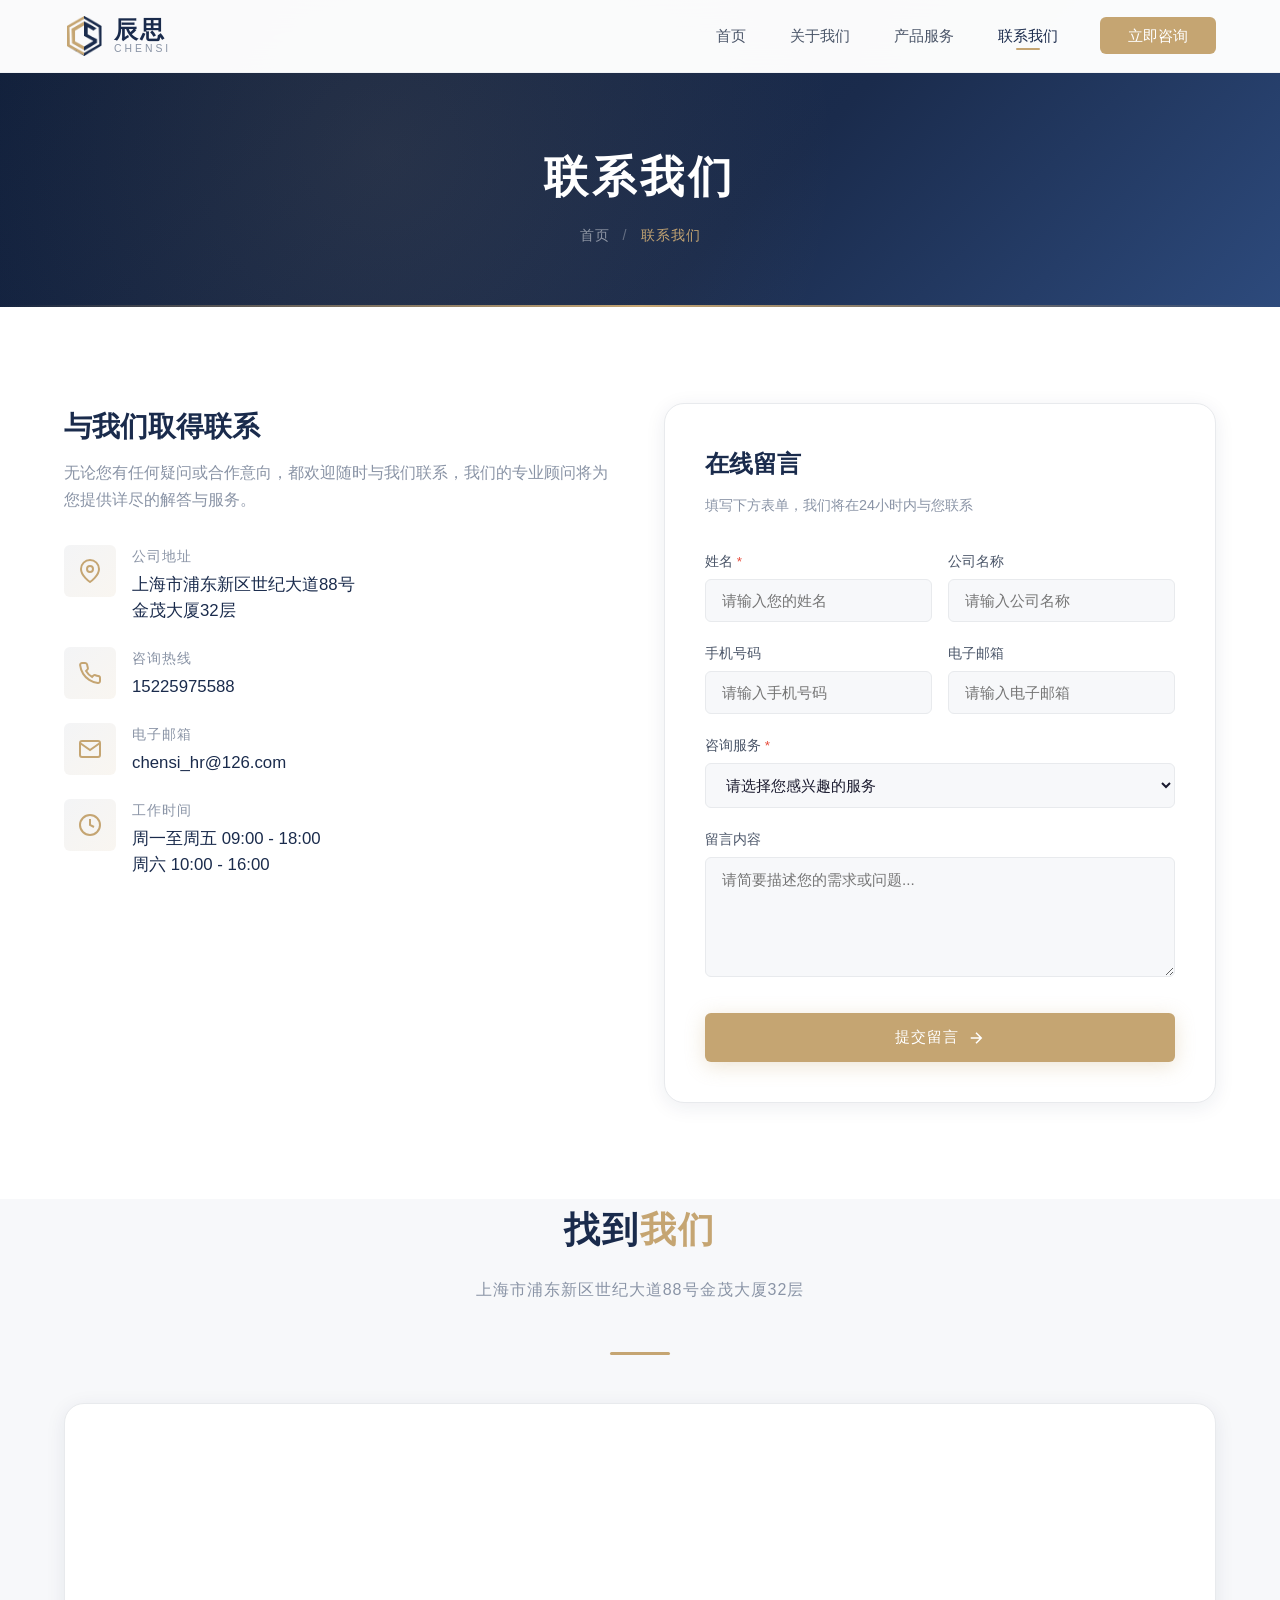
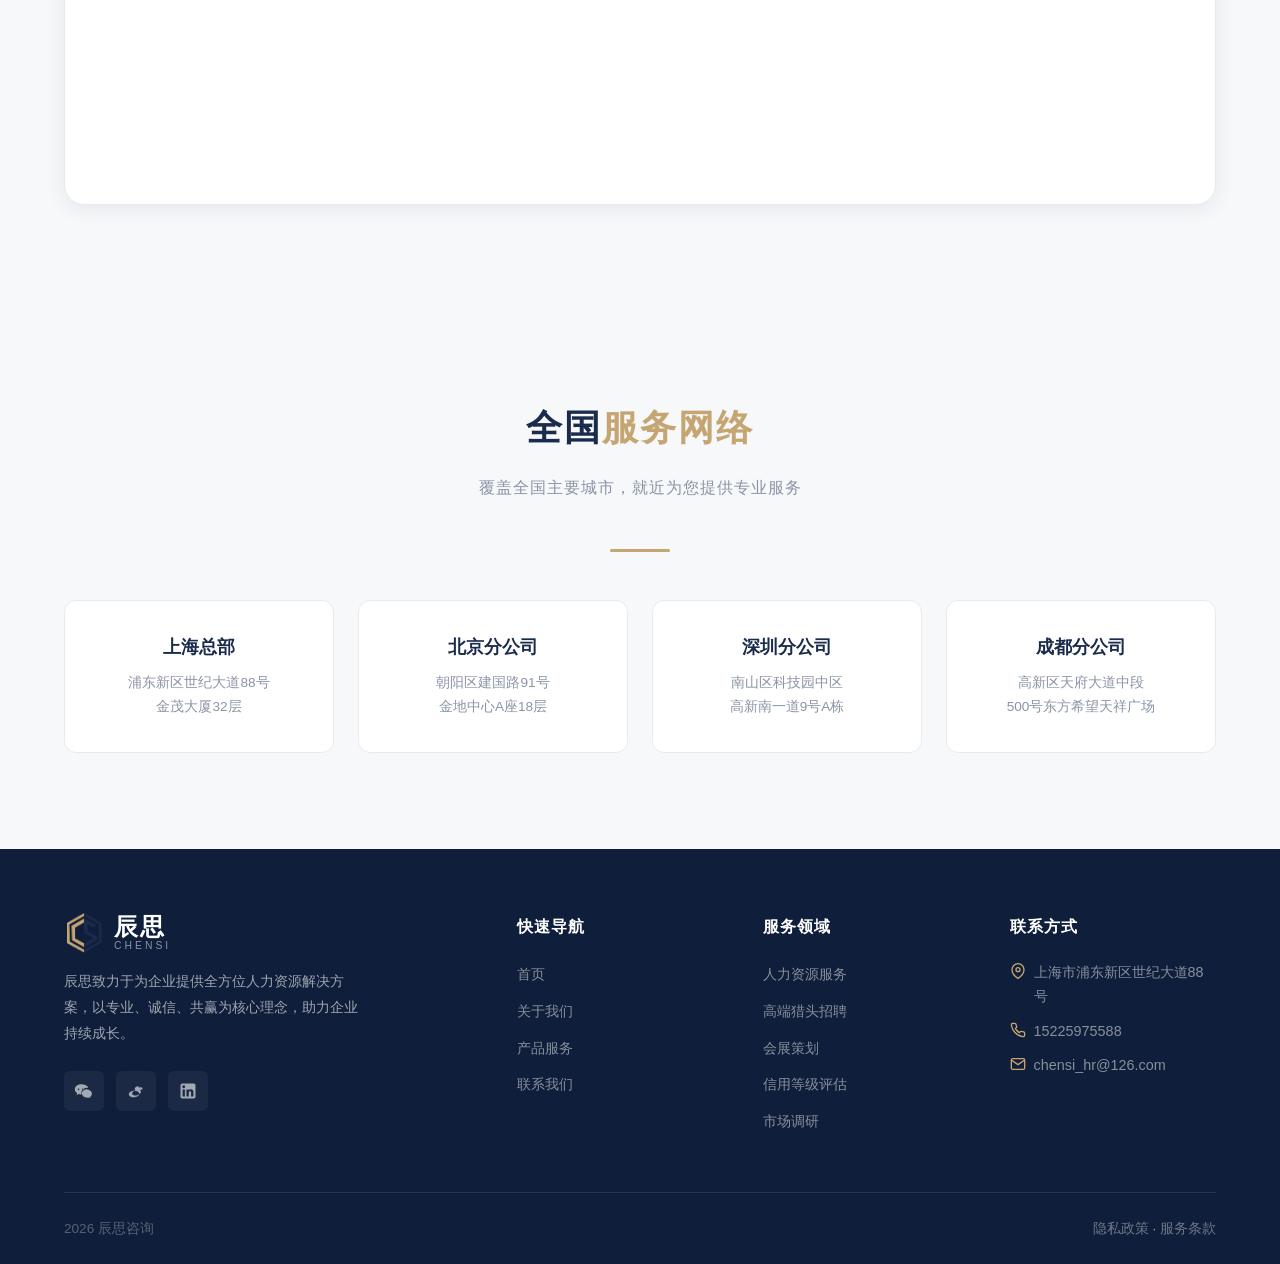
<file: contact.html>
<!DOCTYPE html>
<html lang="zh-CN">
<head>
    <meta charset="UTF-8">
    <meta name="viewport" content="width=device-width, initial-scale=1.0">
    <meta name="description" content="联系辰思 - 获取专业人力资源服务方案">
    <title>联系我们 — 辰思</title>
    <link rel="stylesheet" href="css/style.css">
</head>
<body>

<!-- ========== 导航栏 ========== -->
<nav class="navbar">
    <div class="container">
        <a href="index.html" class="logo">
            <span class="logo-icon">
                <img src="images/logo.png" alt="辰思LOGO" width="40" height="40">
            </span>
            <span class="logo-text">
                辰思
                <span class="en">CHENSI</span>
            </span>
        </a>

        <ul class="nav-menu">
            <li><a href="index.html">首页</a></li>
            <li><a href="about.html">关于我们</a></li>
            <li><a href="services.html">产品服务</a></li>
            <li><a href="contact.html" class="active">联系我们</a></li>
            <li><a href="contact.html" class="nav-cta">立即咨询</a></li>
        </ul>

        <div class="hamburger">
            <span></span>
            <span></span>
            <span></span>
        </div>
    </div>
</nav>

<!-- ========== 页面横幅 ========== -->
<section class="page-banner">
    <div class="container">
        <div class="page-banner-content">
            <h1>联系我们</h1>
            <div class="breadcrumb">
                <a href="index.html">首页</a>
                <span class="separator">/</span>
                <span class="current">联系我们</span>
            </div>
        </div>
    </div>
</section>

<!-- ========== 联系信息与表单 ========== -->
<section class="section">
    <div class="container">
        <div class="contact-grid">
            <!-- 左侧：联系信息 -->
            <div class="contact-info fade-in-up">
                <h2>与我们取得联系</h2>
                <p>无论您有任何疑问或合作意向，都欢迎随时与我们联系，我们的专业顾问将为您提供详尽的解答与服务。</p>

                <div class="contact-info-list">
                    <div class="contact-info-item">
                        <div class="contact-info-icon">
                            <svg viewBox="0 0 24 24" fill="none" stroke="currentColor" stroke-width="2">
                                <path d="M21 10c0 7-9 13-9 13s-9-6-9-13a9 9 0 0 1 18 0z"/>
                                <circle cx="12" cy="10" r="3"/>
                            </svg>
                        </div>
                        <div class="contact-info-text">
                            <h4>公司地址</h4>
                            <p>上海市浦东新区世纪大道88号<br>金茂大厦32层</p>
                        </div>
                    </div>

                    <div class="contact-info-item">
                        <div class="contact-info-icon">
                            <svg viewBox="0 0 24 24" fill="none" stroke="currentColor" stroke-width="2">
                                <path d="M22 16.92v3a2 2 0 0 1-2.18 2 19.79 19.79 0 0 1-8.63-3.07 19.5 19.5 0 0 1-6-6 19.79 19.79 0 0 1-3.07-8.67A2 2 0 0 1 4.11 2h3a2 2 0 0 1 2 1.72c.13.96.36 1.9.7 2.81a2 2 0 0 1-.45 2.11L8.09 9.91a16 16 0 0 0 6 6l1.27-1.27a2 2 0 0 1 2.11-.45c.91.34 1.85.57 2.81.7A2 2 0 0 1 22 16.92z"/>
                            </svg>
                        </div>
                        <div class="contact-info-text">
                            <h4>咨询热线</h4>
                            <p>15225975588</p>
                        </div>
                    </div>

                    <div class="contact-info-item">
                        <div class="contact-info-icon">
                            <svg viewBox="0 0 24 24" fill="none" stroke="currentColor" stroke-width="2">
                                <path d="M4 4h16c1.1 0 2 .9 2 2v12c0 1.1-.9 2-2 2H4c-1.1 0-2-.9-2-2V6c0-1.1.9-2 2-2z"/>
                                <polyline points="22,6 12,13 2,6"/>
                            </svg>
                        </div>
                        <div class="contact-info-text">
                            <h4>电子邮箱</h4>
                            <p>chensi_hr@126.com</p>
                        </div>
                    </div>

                    <div class="contact-info-item">
                        <div class="contact-info-icon">
                            <svg viewBox="0 0 24 24" fill="none" stroke="currentColor" stroke-width="2">
                                <circle cx="12" cy="12" r="10"/>
                                <path d="M12 6v6l4 2"/>
                            </svg>
                        </div>
                        <div class="contact-info-text">
                            <h4>工作时间</h4>
                            <p>周一至周五 09:00 - 18:00<br>周六 10:00 - 16:00</p>
                        </div>
                    </div>
                </div>
            </div>

            <!-- 右侧：联系表单 -->
            <div class="contact-form-wrapper fade-in-up delay-2">
                <h3>在线留言</h3>
                <p>填写下方表单，我们将在24小时内与您联系</p>

                <form id="contactForm" novalidate>
                    <div class="form-row">
                        <div class="form-group">
                            <label>姓名 <span class="required">*</span></label>
                            <input type="text" id="name" name="name" placeholder="请输入您的姓名">
                        </div>
                        <div class="form-group">
                            <label>公司名称</label>
                            <input type="text" id="company" name="company" placeholder="请输入公司名称">
                        </div>
                    </div>

                    <div class="form-row">
                        <div class="form-group">
                            <label>手机号码</label>
                            <input type="tel" id="phone" name="phone" placeholder="请输入手机号码">
                        </div>
                        <div class="form-group">
                            <label>电子邮箱</label>
                            <input type="email" id="email" name="email" placeholder="请输入电子邮箱">
                        </div>
                    </div>

                    <div class="form-group">
                        <label>咨询服务 <span class="required">*</span></label>
                        <select id="serviceType" name="serviceType">
                            <option value="">请选择您感兴趣的服务</option>
                            <option value="hr">人力资源服务</option>
                            <option value="headhunter">高端猎头招聘</option>
                            <option value="exhibition">会展策划</option>
                            <option value="credit">企业信用等级评估</option>
                            <option value="research">市场调研</option>
                            <option value="other">其他咨询</option>
                        </select>
                    </div>

                    <div class="form-group">
                        <label>留言内容</label>
                        <textarea id="message" name="message" placeholder="请简要描述您的需求或问题..."></textarea>
                    </div>

                    <button type="submit" class="btn btn-primary form-submit">
                        提交留言
                        <svg width="18" height="18" viewBox="0 0 24 24" fill="none" stroke="currentColor" stroke-width="2">
                            <path d="M5 12h14M12 5l7 7-7 7"/>
                        </svg>
                    </button>
                </form>
            </div>
        </div>
    </div>
</section>

<!-- ========== 地图区域 ========== -->
<section class="section map-section" style="padding-top: 0;">
    <div class="container">
        <h2 class="section-title fade-in-up">找到<span class="accent">我们</span></h2>
        <p class="section-subtitle fade-in-up delay-1">上海市浦东新区世纪大道88号金茂大厦32层</p>
        <div class="section-divider fade-in-up"></div>

        <div class="map-wrapper fade-in-up" style="margin-top: 3rem;">
            <iframe
                src="https://map.baidu.com/m?word=上海市浦东新区世纪大道88号&from=mapnew&force=1"
                title="辰思公司位置地图"
                allowfullscreen
                loading="lazy">
            </iframe>
        </div>
    </div>
</section>

<!-- ========== 分公司信息 ========== -->
<section class="section section-gray">
    <div class="container">
        <h2 class="section-title fade-in-up">全国<span class="accent">服务网络</span></h2>
        <p class="section-subtitle fade-in-up delay-1">覆盖全国主要城市，就近为您提供专业服务</p>
        <div class="section-divider fade-in-up"></div>

        <div class="advantages-grid" style="margin-top: 3rem;">
            <div class="advantage-item fade-in-up" style="padding: 2rem 1.5rem; background: var(--bg-white); border-radius: var(--radius-md); border: 1px solid var(--border-color); transition: var(--transition);">
                <h4 style="color: var(--primary); margin-bottom: 0.5rem; font-size: 1.1rem;">上海总部</h4>
                <p style="font-size: 0.85rem; color: var(--text-light); line-height: 1.8;">
                    浦东新区世纪大道88号<br>金茂大厦32层
                </p>
            </div>

            <div class="advantage-item fade-in-up delay-1" style="padding: 2rem 1.5rem; background: var(--bg-white); border-radius: var(--radius-md); border: 1px solid var(--border-color); transition: var(--transition);">
                <h4 style="color: var(--primary); margin-bottom: 0.5rem; font-size: 1.1rem;">北京分公司</h4>
                <p style="font-size: 0.85rem; color: var(--text-light); line-height: 1.8;">
                    朝阳区建国路91号<br>金地中心A座18层
                </p>
            </div>

            <div class="advantage-item fade-in-up delay-2" style="padding: 2rem 1.5rem; background: var(--bg-white); border-radius: var(--radius-md); border: 1px solid var(--border-color); transition: var(--transition);">
                <h4 style="color: var(--primary); margin-bottom: 0.5rem; font-size: 1.1rem;">深圳分公司</h4>
                <p style="font-size: 0.85rem; color: var(--text-light); line-height: 1.8;">
                    南山区科技园中区<br>高新南一道9号A栋
                </p>
            </div>

            <div class="advantage-item fade-in-up delay-3" style="padding: 2rem 1.5rem; background: var(--bg-white); border-radius: var(--radius-md); border: 1px solid var(--border-color); transition: var(--transition);">
                <h4 style="color: var(--primary); margin-bottom: 0.5rem; font-size: 1.1rem;">成都分公司</h4>
                <p style="font-size: 0.85rem; color: var(--text-light); line-height: 1.8;">
                    高新区天府大道中段<br>500号东方希望天祥广场
                </p>
            </div>
        </div>
    </div>
</section>

<!-- ========== 页脚 ========== -->
<footer class="footer">
    <div class="container">
        <div class="footer-grid">
            <div class="footer-brand">
                <div class="logo">
                    <span class="logo-icon">
                        <img src="images/logo.png" alt="辰思LOGO" width="40" height="40">
                    </span>
                    <span class="logo-text">
                        辰思
                        <span class="en">CHENSI</span>
                    </span>
                </div>
                <p>辰思致力于为企业提供全方位人力资源解决方案，以专业、诚信、共赢为核心理念，助力企业持续成长。</p>
                <div class="footer-social">
                    <a href="#" aria-label="微信">
                        <svg viewBox="0 0 24 24" fill="currentColor"><path d="M8.5 4C4.36 4 1 6.69 1 10c0 1.89 1.08 3.56 2.78 4.66L3 17l2.5-1.32c.97.27 1.97.42 3 .42.24 0 .47-.01.71-.03A5.5 5.5 0 0 1 9 13.5C9 10.46 12.36 8 16.5 8c.24 0 .47.01.71.03C16.42 5.65 12.86 4 8.5 4zm-3 5a1 1 0 1 1 0 2 1 1 0 0 1 0-2zm5 0a1 1 0 1 1 0 2 1 1 0 0 1 0-2zm5.5 1c-3.59 0-6.5 2.24-6.5 5s2.91 5 6.5 5c.83 0 1.63-.12 2.37-.34L20 20.5l-.66-1.5c1.32-.92 2.16-2.27 2.16-3.77 0-2.76-2.91-5-6.5-5z"/></svg>
                    </a>
                    <a href="#" aria-label="微博">
                        <svg viewBox="0 0 24 24" fill="currentColor"><path d="M10.1 19.6c-3.4.3-6.4-1.2-6.7-3.4-.2-2.2 2.5-4.2 5.9-4.5 3.4-.3 6.4 1.2 6.7 3.4.2 2.2-2.5 4.2-5.9 4.5zm9.9-9.2c-.3-.1-.5-.1-.4-.4.3-.8.3-1.4 0-1.9-.6-.8-2.2-.8-4.1-.1 0 0-.4.2-.3-.1.2-.6.1-1-.1-1.3-.5-.5-1.9-.2-3.2.7-1.3.9-1.7 2-1.4 2.7.1.2.3.4.6.5.3.1.4.3.2.5-.2.2-1.4.7-2.4 1.6C8 13.2 7.2 14.4 7.5 15.5c.4 1.6 3.1 2.3 6 1.5 2.9-.8 4.8-2.8 4.4-4.4-.1-.4-.4-.7-.8-1 .3-.4.5-.8.5-1.2.1-.3 0-.5-.1-.6z"/></svg>
                    </a>
                    <a href="#" aria-label="LinkedIn">
                        <svg viewBox="0 0 24 24" fill="currentColor"><path d="M19 3a2 2 0 0 1 2 2v14a2 2 0 0 1-2 2H5a2 2 0 0 1-2-2V5a2 2 0 0 1 2-2h14m-.5 15.5v-5.3a3.26 3.26 0 0 0-3.26-3.26c-.85 0-1.84.52-2.32 1.3v-1.11h-2.79v8.37h2.79v-4.93c0-.77.62-1.4 1.39-1.4a1.4 1.4 0 0 1 1.4 1.4v4.93h2.79M6.88 8.56a1.68 1.68 0 0 0 1.68-1.68c0-.93-.75-1.69-1.68-1.69a1.69 1.69 0 0 0-1.69 1.69c0 .93.76 1.68 1.69 1.68m1.39 9.94v-8.37H5.5v8.37h2.77z"/></svg>
                    </a>
                </div>
            </div>

            <div class="footer-col">
                <h4>快速导航</h4>
                <ul>
                    <li><a href="index.html">首页</a></li>
                    <li><a href="about.html">关于我们</a></li>
                    <li><a href="services.html">产品服务</a></li>
                    <li><a href="contact.html">联系我们</a></li>
                </ul>
            </div>

            <div class="footer-col">
                <h4>服务领域</h4>
                <ul>
                    <li><a href="services.html">人力资源服务</a></li>
                    <li><a href="services.html">高端猎头招聘</a></li>
                    <li><a href="services.html">会展策划</a></li>
                    <li><a href="services.html">信用等级评估</a></li>
                    <li><a href="services.html">市场调研</a></li>
                </ul>
            </div>

            <div class="footer-col">
                <h4>联系方式</h4>
                <ul class="footer-contact">
                    <li>
                        <svg viewBox="0 0 24 24" fill="none" stroke="currentColor" stroke-width="2"><path d="M21 10c0 7-9 13-9 13s-9-6-9-13a9 9 0 0 1 18 0z"/><circle cx="12" cy="10" r="3"/></svg>
                        上海市浦东新区世纪大道88号
                    </li>
                    <li>
                        <svg viewBox="0 0 24 24" fill="none" stroke="currentColor" stroke-width="2"><path d="M22 16.92v3a2 2 0 0 1-2.18 2 19.79 19.79 0 0 1-8.63-3.07 19.5 19.5 0 0 1-6-6 19.79 19.79 0 0 1-3.07-8.67A2 2 0 0 1 4.11 2h3a2 2 0 0 1 2 1.72c.13.96.36 1.9.7 2.81a2 2 0 0 1-.45 2.11L8.09 9.91a16 16 0 0 0 6 6l1.27-1.27a2 2 0 0 1 2.11-.45c.91.34 1.85.57 2.81.7A2 2 0 0 1 22 16.92z"/></svg>
                        15225975588
                    </li>
                    <li>
                        <svg viewBox="0 0 24 24" fill="none" stroke="currentColor" stroke-width="2"><path d="M4 4h16c1.1 0 2 .9 2 2v12c0 1.1-.9 2-2 2H4c-1.1 0-2-.9-2-2V6c0-1.1.9-2 2-2z"/><polyline points="22,6 12,13 2,6"/></svg>
                        chensi_hr@126.com
                    </li>
                </ul>
            </div>
        </div>

        <div class="footer-bottom">
            <span class="icp">2026 辰思咨询</span>
            <div>
                <a href="#">隐私政策</a> · <a href="#">服务条款</a>
            </div>
        </div>
    </div>
</footer>

<!-- ========== 返回顶部 ========== -->
<div class="back-to-top">
    <svg viewBox="0 0 24 24" fill="none" stroke="currentColor" stroke-width="2">
        <path d="M18 15l-6-6-6 6"/>
    </svg>
</div>

<script src="js/main.js"></script>
</body>
</html>
</file>
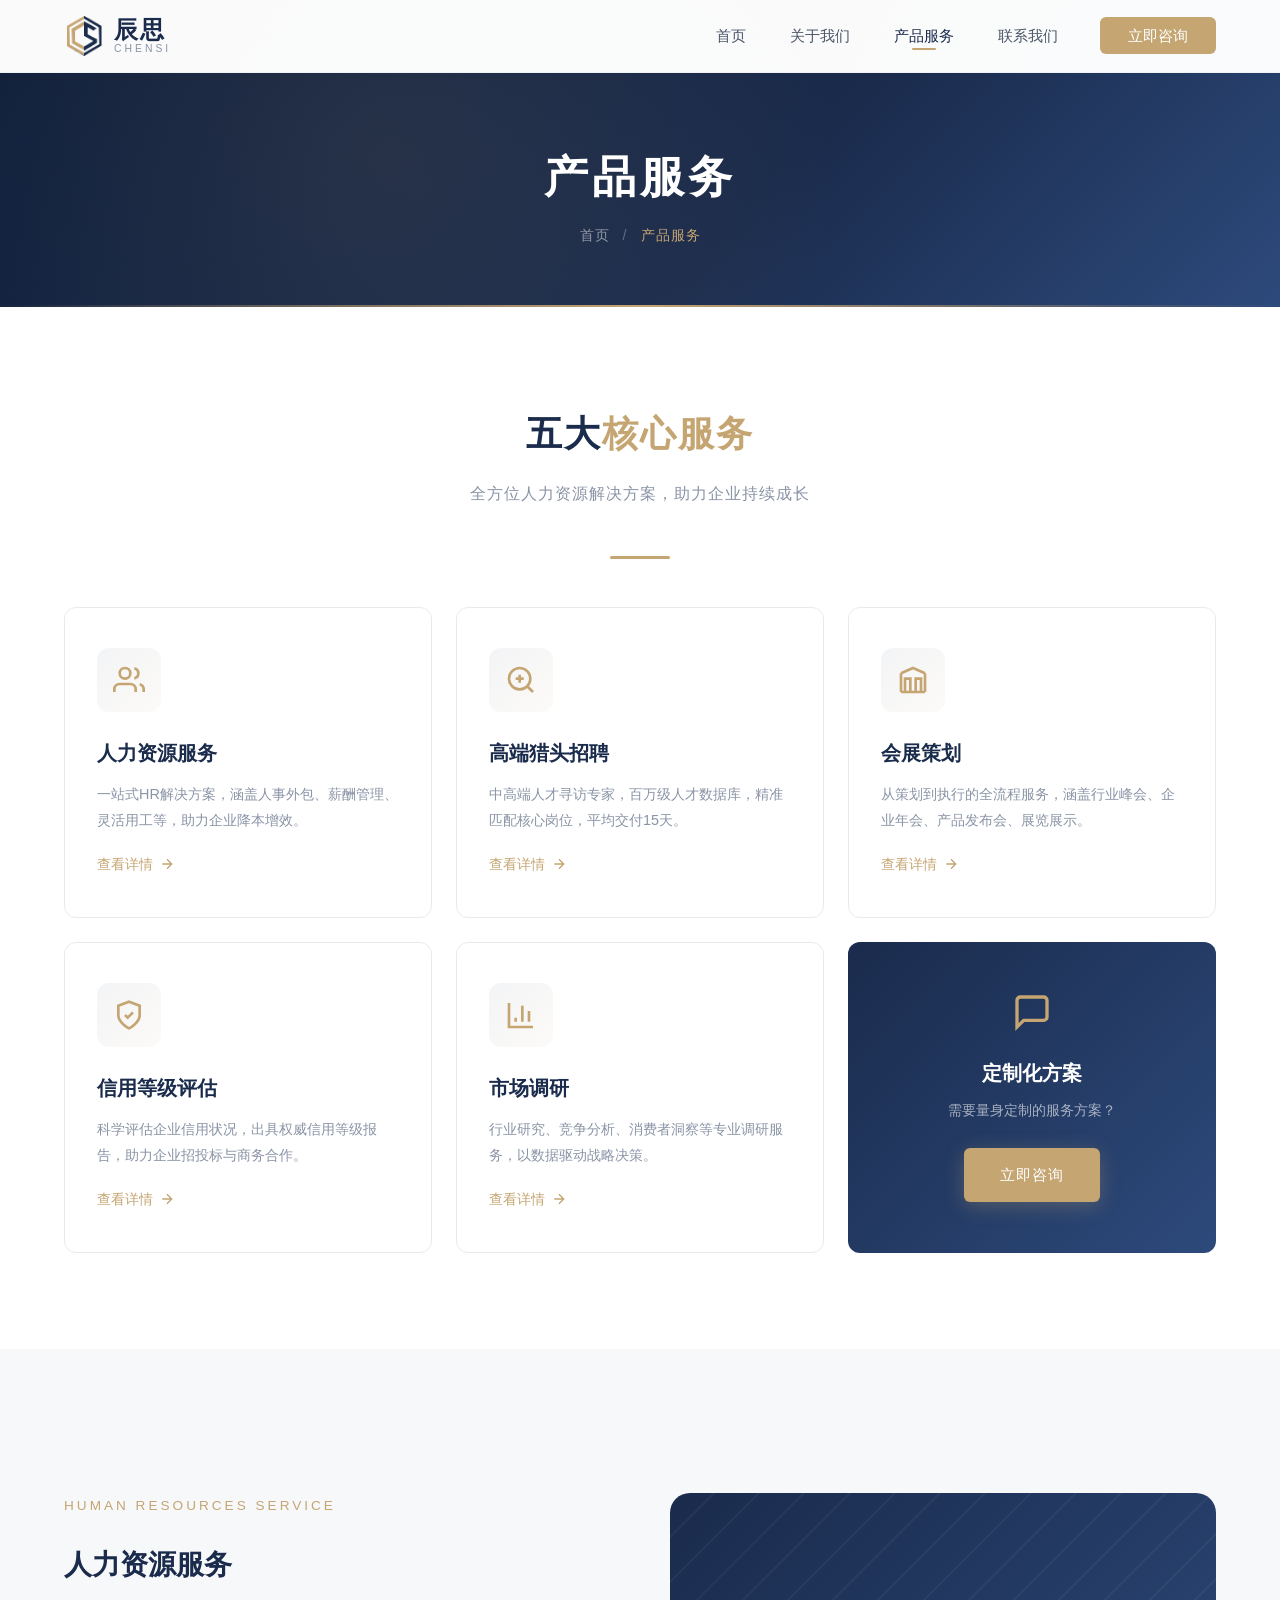
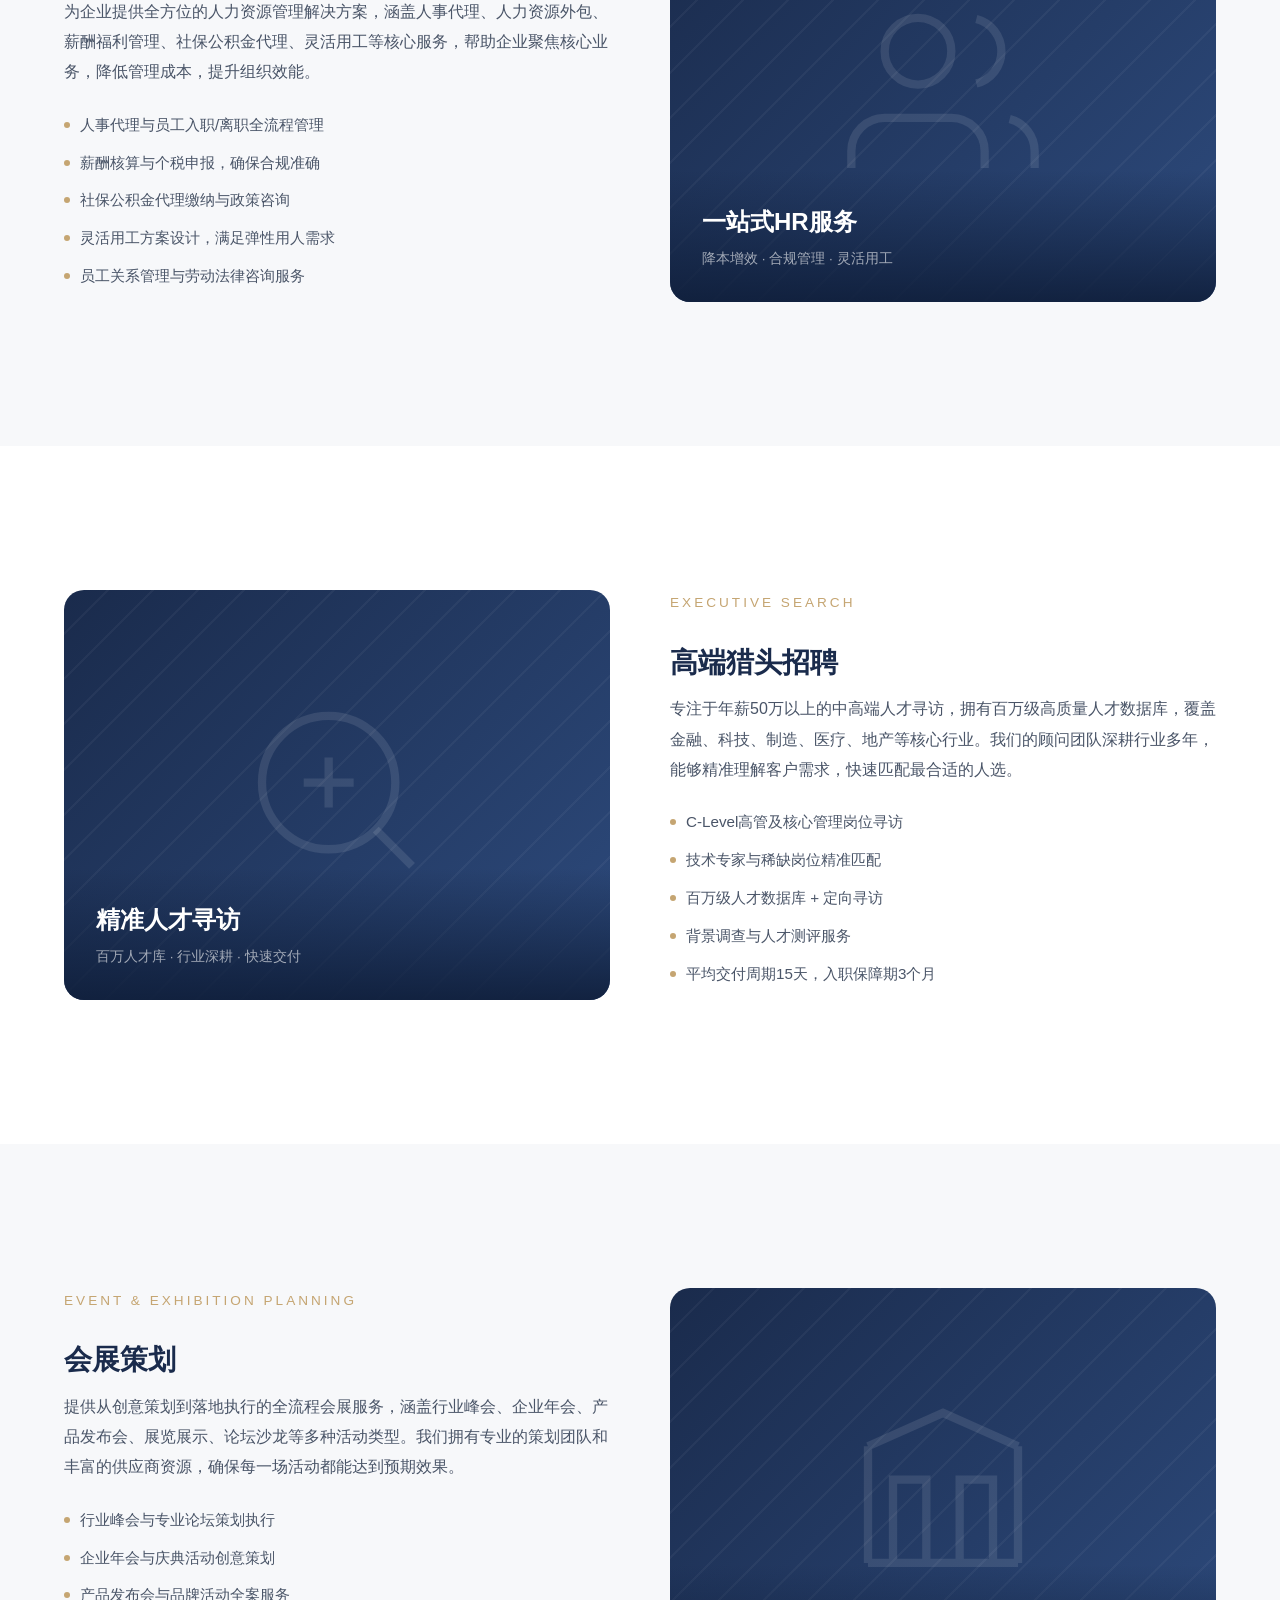
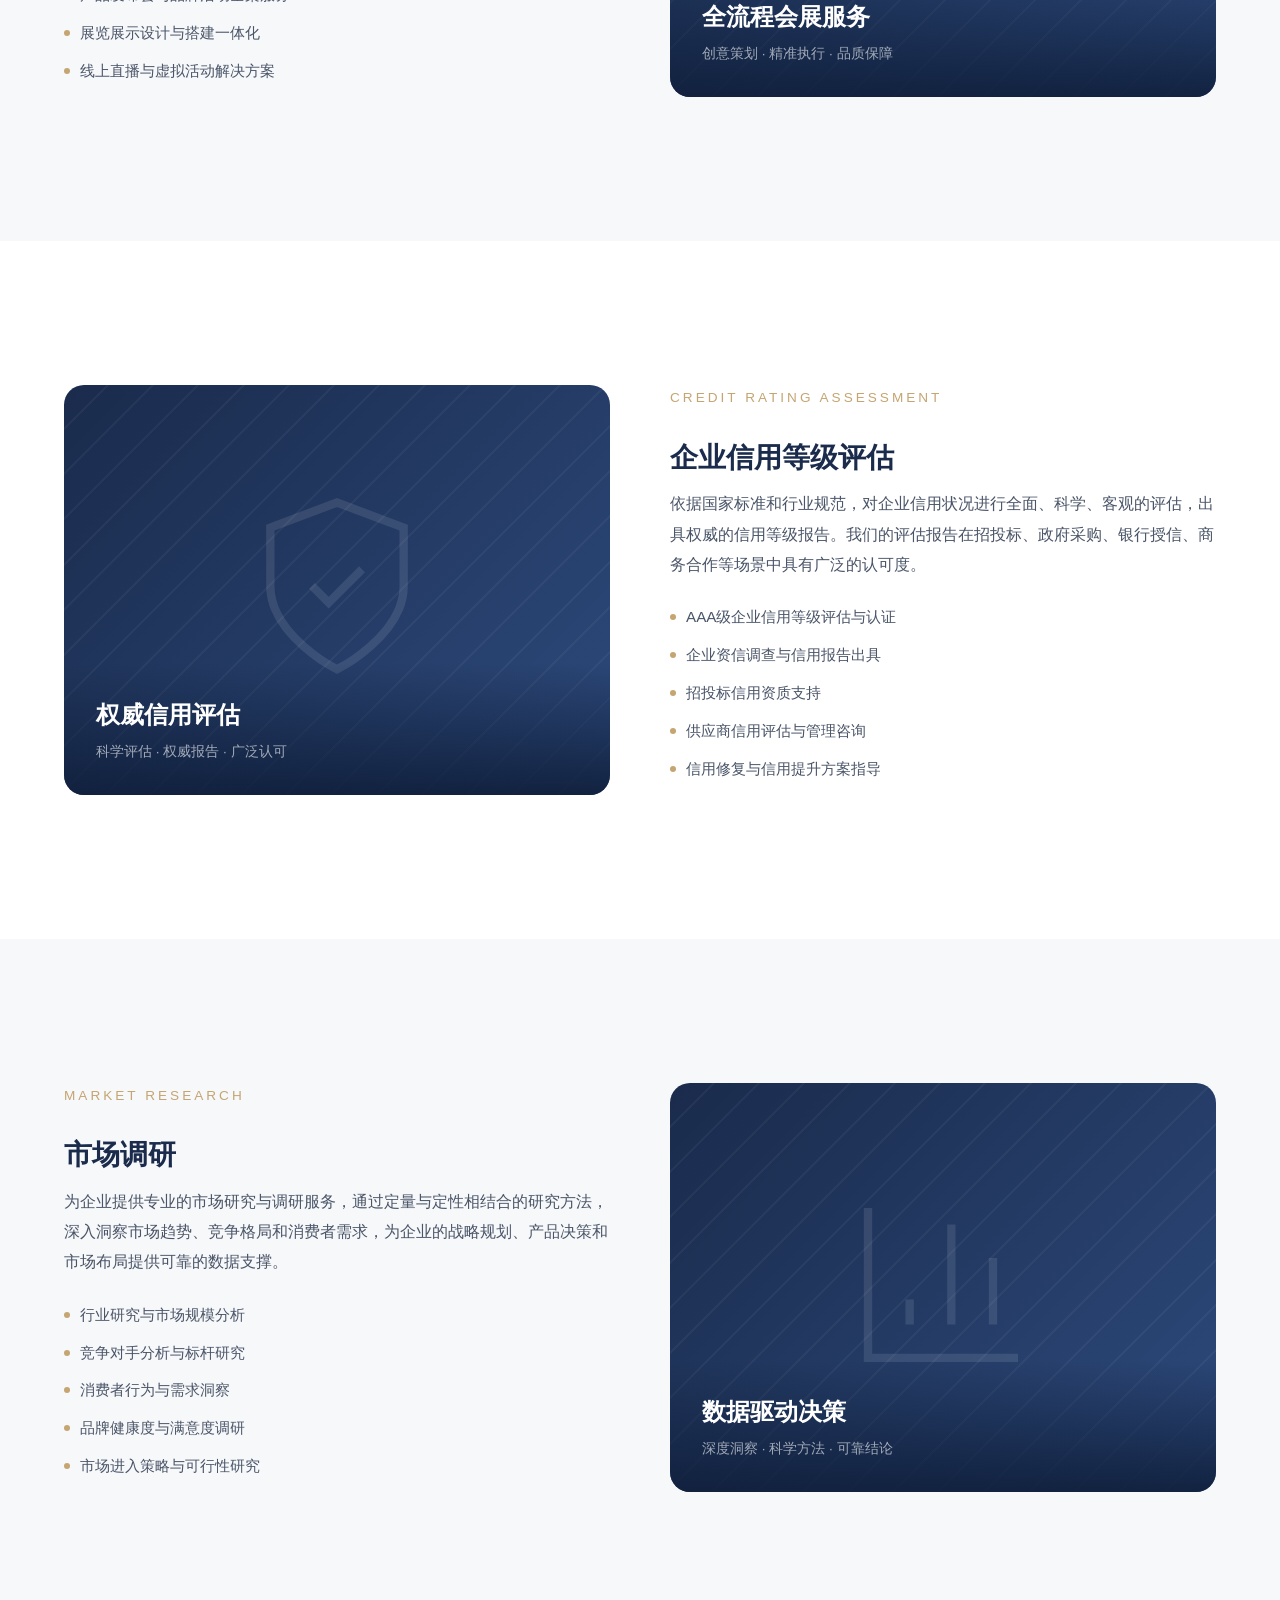
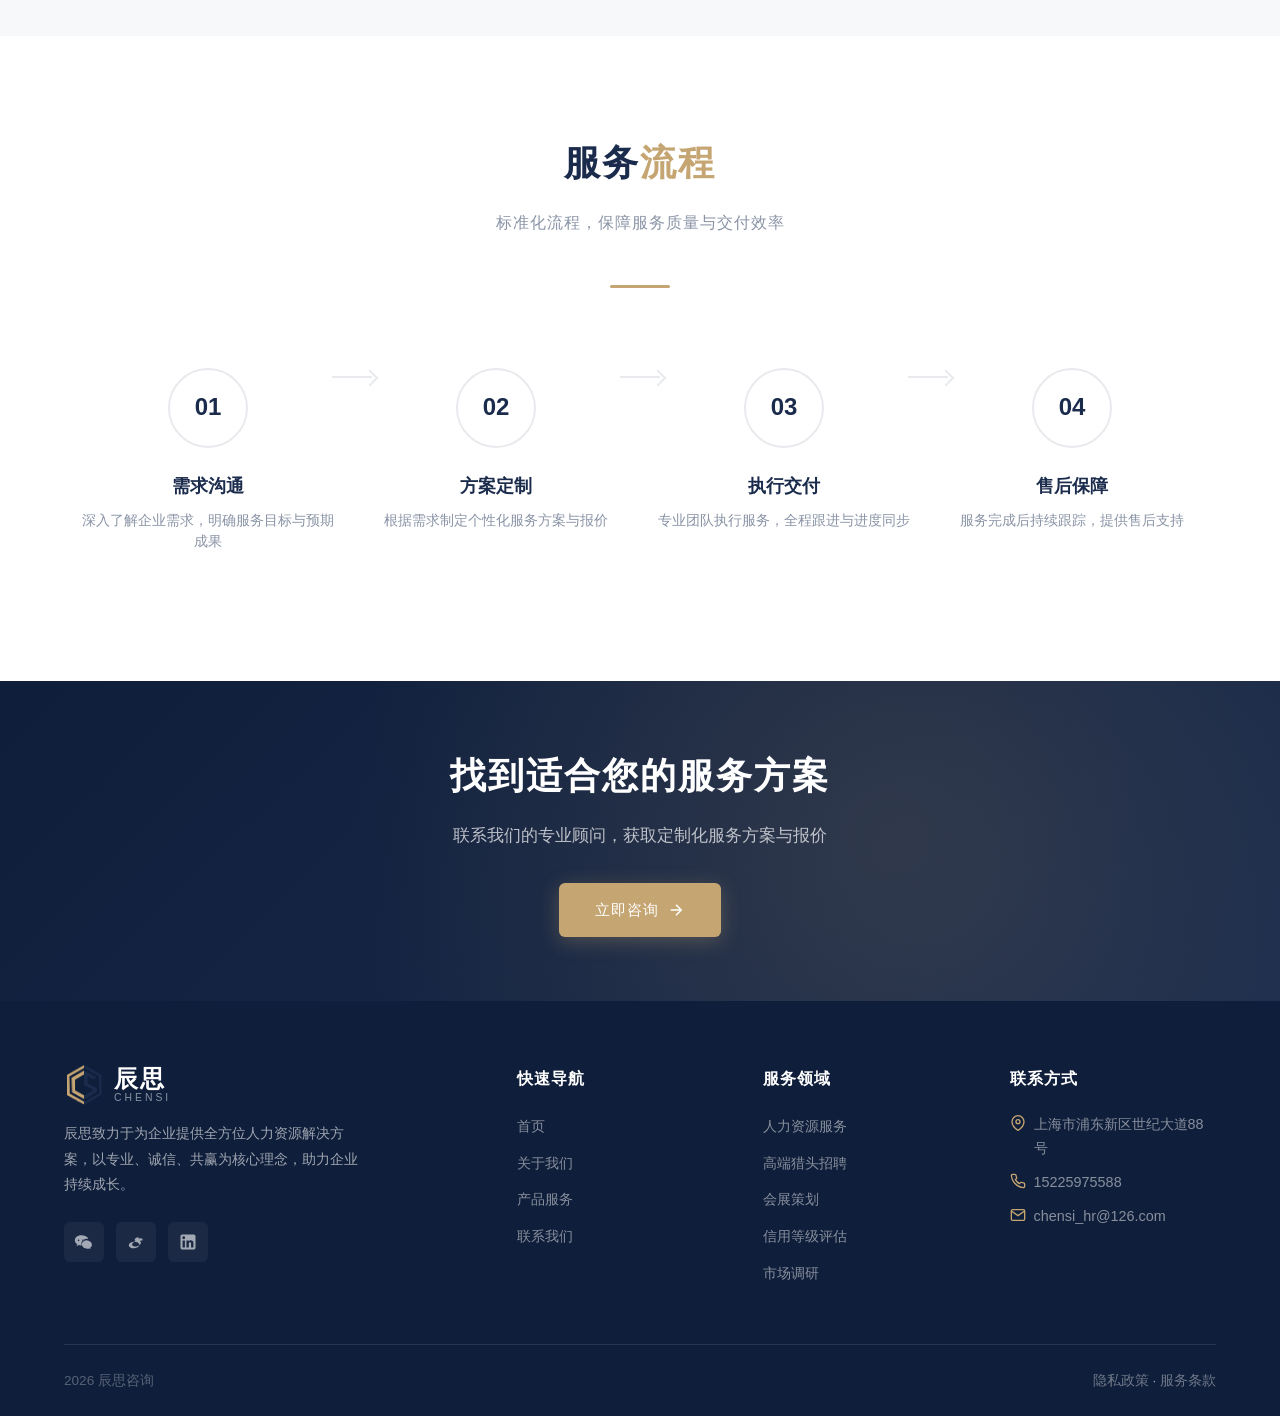
<file: services.html>
<!DOCTYPE html>
<html lang="zh-CN">
<head>
    <meta charset="UTF-8">
    <meta name="viewport" content="width=device-width, initial-scale=1.0">
    <meta name="description" content="辰思产品服务 - 人力资源服务、高端猎头招聘、会展策划、企业信用等级评估、市场调研">
    <title>产品服务 — 辰思</title>
    <link rel="stylesheet" href="css/style.css">
</head>
<body>

<!-- ========== 导航栏 ========== -->
<nav class="navbar">
    <div class="container">
        <a href="index.html" class="logo">
            <span class="logo-icon">
                <img src="images/logo.png" alt="辰思LOGO" width="40" height="40">
            </span>
            <span class="logo-text">
                辰思
                <span class="en">CHENSI</span>
            </span>
        </a>

        <ul class="nav-menu">
            <li><a href="index.html">首页</a></li>
            <li><a href="about.html">关于我们</a></li>
            <li><a href="services.html" class="active">产品服务</a></li>
            <li><a href="contact.html">联系我们</a></li>
            <li><a href="contact.html" class="nav-cta">立即咨询</a></li>
        </ul>

        <div class="hamburger">
            <span></span>
            <span></span>
            <span></span>
        </div>
    </div>
</nav>

<!-- ========== 页面横幅 ========== -->
<section class="page-banner">
    <div class="container">
        <div class="page-banner-content">
            <h1>产品服务</h1>
            <div class="breadcrumb">
                <a href="index.html">首页</a>
                <span class="separator">/</span>
                <span class="current">产品服务</span>
            </div>
        </div>
    </div>
</section>

<!-- ========== 服务概览 ========== -->
<section class="section">
    <div class="container">
        <h2 class="section-title fade-in-up">五大<span class="accent">核心服务</span></h2>
        <p class="section-subtitle fade-in-up delay-1">全方位人力资源解决方案，助力企业持续成长</p>
        <div class="section-divider fade-in-up"></div>

        <div class="services-grid" style="margin-top: 3rem;">
            <div class="service-card fade-in-up">
                <div class="service-icon-box">
                    <svg viewBox="0 0 24 24" fill="none" stroke="currentColor" stroke-width="2">
                        <path d="M17 21v-2a4 4 0 0 0-4-4H5a4 4 0 0 0-4 4v2"/>
                        <circle cx="9" cy="7" r="4"/>
                        <path d="M23 21v-2a4 4 0 0 0-3-3.87"/>
                        <path d="M16 3.13a4 4 0 0 1 0 7.75"/>
                    </svg>
                </div>
                <h3>人力资源服务</h3>
                <p>一站式HR解决方案，涵盖人事外包、薪酬管理、灵活用工等，助力企业降本增效。</p>
                <a href="#hr-service" class="btn-text">
                    查看详情
                    <svg width="16" height="16" viewBox="0 0 24 24" fill="none" stroke="currentColor" stroke-width="2"><path d="M5 12h14M12 5l7 7-7 7"/></svg>
                </a>
            </div>

            <div class="service-card fade-in-up delay-1">
                <div class="service-icon-box">
                    <svg viewBox="0 0 24 24" fill="none" stroke="currentColor" stroke-width="2">
                        <circle cx="11" cy="11" r="8"/>
                        <line x1="21" y1="21" x2="16.65" y2="16.65"/>
                        <path d="M11 8v6M8 11h6"/>
                    </svg>
                </div>
                <h3>高端猎头招聘</h3>
                <p>中高端人才寻访专家，百万级人才数据库，精准匹配核心岗位，平均交付15天。</p>
                <a href="#headhunter" class="btn-text">
                    查看详情
                    <svg width="16" height="16" viewBox="0 0 24 24" fill="none" stroke="currentColor" stroke-width="2"><path d="M5 12h14M12 5l7 7-7 7"/></svg>
                </a>
            </div>

            <div class="service-card fade-in-up delay-2">
                <div class="service-icon-box">
                    <svg viewBox="0 0 24 24" fill="none" stroke="currentColor" stroke-width="2">
                        <path d="M3 21h18M3 7v14M21 7v14M6 21V11h4v10M14 21V11h4v10M3 7l9-4 9 4"/>
                    </svg>
                </div>
                <h3>会展策划</h3>
                <p>从策划到执行的全流程服务，涵盖行业峰会、企业年会、产品发布会、展览展示。</p>
                <a href="#exhibition" class="btn-text">
                    查看详情
                    <svg width="16" height="16" viewBox="0 0 24 24" fill="none" stroke="currentColor" stroke-width="2"><path d="M5 12h14M12 5l7 7-7 7"/></svg>
                </a>
            </div>

            <div class="service-card fade-in-up">
                <div class="service-icon-box">
                    <svg viewBox="0 0 24 24" fill="none" stroke="currentColor" stroke-width="2">
                        <path d="M12 22s8-4 8-10V5l-8-3-8 3v7c0 6 8 10 8 10z"/>
                        <polyline points="9 12 11 14 15 10"/>
                    </svg>
                </div>
                <h3>信用等级评估</h3>
                <p>科学评估企业信用状况，出具权威信用等级报告，助力企业招投标与商务合作。</p>
                <a href="#credit" class="btn-text">
                    查看详情
                    <svg width="16" height="16" viewBox="0 0 24 24" fill="none" stroke="currentColor" stroke-width="2"><path d="M5 12h14M12 5l7 7-7 7"/></svg>
                </a>
            </div>

            <div class="service-card fade-in-up delay-1">
                <div class="service-icon-box">
                    <svg viewBox="0 0 24 24" fill="none" stroke="currentColor" stroke-width="2">
                        <path d="M3 3v18h18"/>
                        <path d="M18 17V9M13 17V5M8 17v-3"/>
                    </svg>
                </div>
                <h3>市场调研</h3>
                <p>行业研究、竞争分析、消费者洞察等专业调研服务，以数据驱动战略决策。</p>
                <a href="#research" class="btn-text">
                    查看详情
                    <svg width="16" height="16" viewBox="0 0 24 24" fill="none" stroke="currentColor" stroke-width="2"><path d="M5 12h14M12 5l7 7-7 7"/></svg>
                </a>
            </div>

            <div class="service-card fade-in-up delay-2" style="background: linear-gradient(135deg, var(--primary), var(--primary-light)); border: none; display: flex; flex-direction: column; justify-content: center; align-items: center; text-align: center;">
                <div style="margin-bottom: 1rem;">
                    <svg width="40" height="40" viewBox="0 0 24 24" fill="none" stroke="#c5a572" stroke-width="2">
                        <path d="M21 15a2 2 0 0 1-2 2H7l-4 4V5a2 2 0 0 1 2-2h14a2 2 0 0 1 2 2z"/>
                    </svg>
                </div>
                <h3 style="color: #fff; margin-bottom: 0.5rem;">定制化方案</h3>
                <p style="color: rgba(255,255,255,0.6); margin-bottom: 1.5rem; font-size: 0.9rem;">需要量身定制的服务方案？</p>
                <a href="contact.html" class="btn btn-primary">立即咨询</a>
            </div>
        </div>
    </div>
</section>

<!-- ========== 服务详情 - 人力资源服务 ========== -->
<section id="hr-service" class="section section-gray">
    <div class="container">
        <div class="service-detail">
            <div class="service-detail-text fade-in-up">
                <span class="service-en">Human Resources Service</span>
                <h3>人力资源服务</h3>
                <p>
                    为企业提供全方位的人力资源管理解决方案，涵盖人事代理、人力资源外包、薪酬福利管理、社保公积金代理、灵活用工等核心服务，帮助企业聚焦核心业务，降低管理成本，提升组织效能。
                </p>
                <ul class="service-features">
                    <li>人事代理与员工入职/离职全流程管理</li>
                    <li>薪酬核算与个税申报，确保合规准确</li>
                    <li>社保公积金代理缴纳与政策咨询</li>
                    <li>灵活用工方案设计，满足弹性用人需求</li>
                    <li>员工关系管理与劳动法律咨询服务</li>
                </ul>
            </div>
            <div class="service-detail-visual fade-in-up delay-2">
                <div class="visual-pattern"></div>
                <div class="visual-icon">
                    <svg viewBox="0 0 24 24" fill="none" stroke="currentColor" stroke-width="1">
                        <path d="M17 21v-2a4 4 0 0 0-4-4H5a4 4 0 0 0-4 4v2"/>
                        <circle cx="9" cy="7" r="4"/>
                        <path d="M23 21v-2a4 4 0 0 0-3-3.87"/>
                        <path d="M16 3.13a4 4 0 0 1 0 7.75"/>
                    </svg>
                </div>
                <div class="visual-label">
                    <h4>一站式HR服务</h4>
                    <p>降本增效 · 合规管理 · 灵活用工</p>
                </div>
            </div>
        </div>
    </div>
</section>

<!-- ========== 服务详情 - 高端猎头招聘 ========== -->
<section id="headhunter" class="section">
    <div class="container">
        <div class="service-detail reverse">
            <div class="service-detail-text fade-in-up">
                <span class="service-en">Executive Search</span>
                <h3>高端猎头招聘</h3>
                <p>
                    专注于年薪50万以上的中高端人才寻访，拥有百万级高质量人才数据库，覆盖金融、科技、制造、医疗、地产等核心行业。我们的顾问团队深耕行业多年，能够精准理解客户需求，快速匹配最合适的人选。
                </p>
                <ul class="service-features">
                    <li>C-Level高管及核心管理岗位寻访</li>
                    <li>技术专家与稀缺岗位精准匹配</li>
                    <li>百万级人才数据库 + 定向寻访</li>
                    <li>背景调查与人才测评服务</li>
                    <li>平均交付周期15天，入职保障期3个月</li>
                </ul>
            </div>
            <div class="service-detail-visual fade-in-up delay-2">
                <div class="visual-pattern"></div>
                <div class="visual-icon">
                    <svg viewBox="0 0 24 24" fill="none" stroke="currentColor" stroke-width="1">
                        <circle cx="11" cy="11" r="8"/>
                        <line x1="21" y1="21" x2="16.65" y2="16.65"/>
                        <path d="M11 8v6M8 11h6"/>
                    </svg>
                </div>
                <div class="visual-label">
                    <h4>精准人才寻访</h4>
                    <p>百万人才库 · 行业深耕 · 快速交付</p>
                </div>
            </div>
        </div>
    </div>
</section>

<!-- ========== 服务详情 - 会展策划 ========== -->
<section id="exhibition" class="section section-gray">
    <div class="container">
        <div class="service-detail">
            <div class="service-detail-text fade-in-up">
                <span class="service-en">Event & Exhibition Planning</span>
                <h3>会展策划</h3>
                <p>
                    提供从创意策划到落地执行的全流程会展服务，涵盖行业峰会、企业年会、产品发布会、展览展示、论坛沙龙等多种活动类型。我们拥有专业的策划团队和丰富的供应商资源，确保每一场活动都能达到预期效果。
                </p>
                <ul class="service-features">
                    <li>行业峰会与专业论坛策划执行</li>
                    <li>企业年会与庆典活动创意策划</li>
                    <li>产品发布会与品牌活动全案服务</li>
                    <li>展览展示设计与搭建一体化</li>
                    <li>线上直播与虚拟活动解决方案</li>
                </ul>
            </div>
            <div class="service-detail-visual fade-in-up delay-2">
                <div class="visual-pattern"></div>
                <div class="visual-icon">
                    <svg viewBox="0 0 24 24" fill="none" stroke="currentColor" stroke-width="1">
                        <path d="M3 21h18M3 7v14M21 7v14M6 21V11h4v10M14 21V11h4v10M3 7l9-4 9 4"/>
                    </svg>
                </div>
                <div class="visual-label">
                    <h4>全流程会展服务</h4>
                    <p>创意策划 · 精准执行 · 品质保障</p>
                </div>
            </div>
        </div>
    </div>
</section>

<!-- ========== 服务详情 - 信用等级评估 ========== -->
<section id="credit" class="section">
    <div class="container">
        <div class="service-detail reverse">
            <div class="service-detail-text fade-in-up">
                <span class="service-en">Credit Rating Assessment</span>
                <h3>企业信用等级评估</h3>
                <p>
                    依据国家标准和行业规范，对企业信用状况进行全面、科学、客观的评估，出具权威的信用等级报告。我们的评估报告在招投标、政府采购、银行授信、商务合作等场景中具有广泛的认可度。
                </p>
                <ul class="service-features">
                    <li>AAA级企业信用等级评估与认证</li>
                    <li>企业资信调查与信用报告出具</li>
                    <li>招投标信用资质支持</li>
                    <li>供应商信用评估与管理咨询</li>
                    <li>信用修复与信用提升方案指导</li>
                </ul>
            </div>
            <div class="service-detail-visual fade-in-up delay-2">
                <div class="visual-pattern"></div>
                <div class="visual-icon">
                    <svg viewBox="0 0 24 24" fill="none" stroke="currentColor" stroke-width="1">
                        <path d="M12 22s8-4 8-10V5l-8-3-8 3v7c0 6 8 10 8 10z"/>
                        <polyline points="9 12 11 14 15 10"/>
                    </svg>
                </div>
                <div class="visual-label">
                    <h4>权威信用评估</h4>
                    <p>科学评估 · 权威报告 · 广泛认可</p>
                </div>
            </div>
        </div>
    </div>
</section>

<!-- ========== 服务详情 - 市场调研 ========== -->
<section id="research" class="section section-gray">
    <div class="container">
        <div class="service-detail">
            <div class="service-detail-text fade-in-up">
                <span class="service-en">Market Research</span>
                <h3>市场调研</h3>
                <p>
                    为企业提供专业的市场研究与调研服务，通过定量与定性相结合的研究方法，深入洞察市场趋势、竞争格局和消费者需求，为企业的战略规划、产品决策和市场布局提供可靠的数据支撑。
                </p>
                <ul class="service-features">
                    <li>行业研究与市场规模分析</li>
                    <li>竞争对手分析与标杆研究</li>
                    <li>消费者行为与需求洞察</li>
                    <li>品牌健康度与满意度调研</li>
                    <li>市场进入策略与可行性研究</li>
                </ul>
            </div>
            <div class="service-detail-visual fade-in-up delay-2">
                <div class="visual-pattern"></div>
                <div class="visual-icon">
                    <svg viewBox="0 0 24 24" fill="none" stroke="currentColor" stroke-width="1">
                        <path d="M3 3v18h18"/>
                        <path d="M18 17V9M13 17V5M8 17v-3"/>
                    </svg>
                </div>
                <div class="visual-label">
                    <h4>数据驱动决策</h4>
                    <p>深度洞察 · 科学方法 · 可靠结论</p>
                </div>
            </div>
        </div>
    </div>
</section>

<!-- ========== 服务流程 ========== -->
<section class="section">
    <div class="container">
        <h2 class="section-title fade-in-up">服务<span class="accent">流程</span></h2>
        <p class="section-subtitle fade-in-up delay-1">标准化流程，保障服务质量与交付效率</p>
        <div class="section-divider fade-in-up"></div>

        <div class="process-flow" style="margin-top: 3rem;">
            <div class="process-step fade-in-up">
                <div class="process-number">01</div>
                <h4>需求沟通</h4>
                <p>深入了解企业需求，明确服务目标与预期成果</p>
            </div>
            <div class="process-step fade-in-up delay-1">
                <div class="process-number">02</div>
                <h4>方案定制</h4>
                <p>根据需求制定个性化服务方案与报价</p>
            </div>
            <div class="process-step fade-in-up delay-2">
                <div class="process-number">03</div>
                <h4>执行交付</h4>
                <p>专业团队执行服务，全程跟进与进度同步</p>
            </div>
            <div class="process-step fade-in-up delay-3">
                <div class="process-number">04</div>
                <h4>售后保障</h4>
                <p>服务完成后持续跟踪，提供售后支持</p>
            </div>
        </div>
    </div>
</section>

<!-- ========== CTA 区域 ========== -->
<section class="cta-section">
    <div class="container">
        <div class="cta-content fade-in-up">
            <h2>找到适合您的服务方案</h2>
            <p>联系我们的专业顾问，获取定制化服务方案与报价</p>
            <a href="contact.html" class="btn btn-primary">
                立即咨询
                <svg width="18" height="18" viewBox="0 0 24 24" fill="none" stroke="currentColor" stroke-width="2">
                    <path d="M5 12h14M12 5l7 7-7 7"/>
                </svg>
            </a>
        </div>
    </div>
</section>

<!-- ========== 页脚 ========== -->
<footer class="footer">
    <div class="container">
        <div class="footer-grid">
            <div class="footer-brand">
                <div class="logo">
                    <span class="logo-icon">
                        <img src="images/logo.png" alt="辰思LOGO" width="40" height="40">
                    </span>
                    <span class="logo-text">
                        辰思
                        <span class="en">CHENSI</span>
                    </span>
                </div>
                <p>辰思致力于为企业提供全方位人力资源解决方案，以专业、诚信、共赢为核心理念，助力企业持续成长。</p>
                <div class="footer-social">
                    <a href="#" aria-label="微信">
                        <svg viewBox="0 0 24 24" fill="currentColor"><path d="M8.5 4C4.36 4 1 6.69 1 10c0 1.89 1.08 3.56 2.78 4.66L3 17l2.5-1.32c.97.27 1.97.42 3 .42.24 0 .47-.01.71-.03A5.5 5.5 0 0 1 9 13.5C9 10.46 12.36 8 16.5 8c.24 0 .47.01.71.03C16.42 5.65 12.86 4 8.5 4zm-3 5a1 1 0 1 1 0 2 1 1 0 0 1 0-2zm5 0a1 1 0 1 1 0 2 1 1 0 0 1 0-2zm5.5 1c-3.59 0-6.5 2.24-6.5 5s2.91 5 6.5 5c.83 0 1.63-.12 2.37-.34L20 20.5l-.66-1.5c1.32-.92 2.16-2.27 2.16-3.77 0-2.76-2.91-5-6.5-5z"/></svg>
                    </a>
                    <a href="#" aria-label="微博">
                        <svg viewBox="0 0 24 24" fill="currentColor"><path d="M10.1 19.6c-3.4.3-6.4-1.2-6.7-3.4-.2-2.2 2.5-4.2 5.9-4.5 3.4-.3 6.4 1.2 6.7 3.4.2 2.2-2.5 4.2-5.9 4.5zm9.9-9.2c-.3-.1-.5-.1-.4-.4.3-.8.3-1.4 0-1.9-.6-.8-2.2-.8-4.1-.1 0 0-.4.2-.3-.1.2-.6.1-1-.1-1.3-.5-.5-1.9-.2-3.2.7-1.3.9-1.7 2-1.4 2.7.1.2.3.4.6.5.3.1.4.3.2.5-.2.2-1.4.7-2.4 1.6C8 13.2 7.2 14.4 7.5 15.5c.4 1.6 3.1 2.3 6 1.5 2.9-.8 4.8-2.8 4.4-4.4-.1-.4-.4-.7-.8-1 .3-.4.5-.8.5-1.2.1-.3 0-.5-.1-.6z"/></svg>
                    </a>
                    <a href="#" aria-label="LinkedIn">
                        <svg viewBox="0 0 24 24" fill="currentColor"><path d="M19 3a2 2 0 0 1 2 2v14a2 2 0 0 1-2 2H5a2 2 0 0 1-2-2V5a2 2 0 0 1 2-2h14m-.5 15.5v-5.3a3.26 3.26 0 0 0-3.26-3.26c-.85 0-1.84.52-2.32 1.3v-1.11h-2.79v8.37h2.79v-4.93c0-.77.62-1.4 1.39-1.4a1.4 1.4 0 0 1 1.4 1.4v4.93h2.79M6.88 8.56a1.68 1.68 0 0 0 1.68-1.68c0-.93-.75-1.69-1.68-1.69a1.69 1.69 0 0 0-1.69 1.69c0 .93.76 1.68 1.69 1.68m1.39 9.94v-8.37H5.5v8.37h2.77z"/></svg>
                    </a>
                </div>
            </div>

            <div class="footer-col">
                <h4>快速导航</h4>
                <ul>
                    <li><a href="index.html">首页</a></li>
                    <li><a href="about.html">关于我们</a></li>
                    <li><a href="services.html">产品服务</a></li>
                    <li><a href="contact.html">联系我们</a></li>
                </ul>
            </div>

            <div class="footer-col">
                <h4>服务领域</h4>
                <ul>
                    <li><a href="services.html">人力资源服务</a></li>
                    <li><a href="services.html">高端猎头招聘</a></li>
                    <li><a href="services.html">会展策划</a></li>
                    <li><a href="services.html">信用等级评估</a></li>
                    <li><a href="services.html">市场调研</a></li>
                </ul>
            </div>

            <div class="footer-col">
                <h4>联系方式</h4>
                <ul class="footer-contact">
                    <li>
                        <svg viewBox="0 0 24 24" fill="none" stroke="currentColor" stroke-width="2"><path d="M21 10c0 7-9 13-9 13s-9-6-9-13a9 9 0 0 1 18 0z"/><circle cx="12" cy="10" r="3"/></svg>
                        上海市浦东新区世纪大道88号
                    </li>
                    <li>
                        <svg viewBox="0 0 24 24" fill="none" stroke="currentColor" stroke-width="2"><path d="M22 16.92v3a2 2 0 0 1-2.18 2 19.79 19.79 0 0 1-8.63-3.07 19.5 19.5 0 0 1-6-6 19.79 19.79 0 0 1-3.07-8.67A2 2 0 0 1 4.11 2h3a2 2 0 0 1 2 1.72c.13.96.36 1.9.7 2.81a2 2 0 0 1-.45 2.11L8.09 9.91a16 16 0 0 0 6 6l1.27-1.27a2 2 0 0 1 2.11-.45c.91.34 1.85.57 2.81.7A2 2 0 0 1 22 16.92z"/></svg>
                        15225975588
                    </li>
                    <li>
                        <svg viewBox="0 0 24 24" fill="none" stroke="currentColor" stroke-width="2"><path d="M4 4h16c1.1 0 2 .9 2 2v12c0 1.1-.9 2-2 2H4c-1.1 0-2-.9-2-2V6c0-1.1.9-2 2-2z"/><polyline points="22,6 12,13 2,6"/></svg>
                        chensi_hr@126.com
                    </li>
                </ul>
            </div>
        </div>

        <div class="footer-bottom">
            <span class="icp">2026 辰思咨询</span>
            <div>
                <a href="#">隐私政策</a> · <a href="#">服务条款</a>
            </div>
        </div>
    </div>
</footer>

<!-- ========== 返回顶部 ========== -->
<div class="back-to-top">
    <svg viewBox="0 0 24 24" fill="none" stroke="currentColor" stroke-width="2">
        <path d="M18 15l-6-6-6 6"/>
    </svg>
</div>

<script src="js/main.js"></script>
</body>
</html>
</file>
<file: css/style.css>
/* ============================================
   辰思企业官网 - 核心样式系统
   ============================================ */

/* ========== 设计变量 ========== */
:root {
    /* 主色调 */
    --primary: #1a2b4c;
    --primary-light: #2d4a7c;
    --primary-dark: #0f1e3a;
    --accent: #c5a572;
    --accent-light: #d4b886;
    --accent-dark: #b08e54;

    /* 文字颜色 */
    --text-dark: #1a1a2e;
    --text-body: #4a5568;
    --text-light: #8a94a6;
    --text-white: #ffffff;

    /* 背景颜色 */
    --bg-white: #ffffff;
    --bg-gray: #f7f8fa;
    --bg-dark: #0f1e3a;

    /* 边框 */
    --border-color: #e8eaed;
    --border-light: #f0f2f5;

    /* 阴影 */
    --shadow-sm: 0 2px 8px rgba(26, 43, 76, 0.06);
    --shadow-md: 0 4px 20px rgba(26, 43, 76, 0.08);
    --shadow-lg: 0 8px 40px rgba(26, 43, 76, 0.12);
    --shadow-accent: 0 4px 20px rgba(197, 165, 114, 0.3);

    /* 间距 */
    --space-xs: 0.5rem;
    --space-sm: 1rem;
    --space-md: 2rem;
    --space-lg: 4rem;
    --space-xl: 6rem;

    /* 圆角 */
    --radius-sm: 6px;
    --radius-md: 12px;
    --radius-lg: 20px;

    /* 过渡 */
    --transition: all 0.35s cubic-bezier(0.4, 0, 0.2, 1);
    --transition-fast: all 0.2s ease;

    /* 容器宽度 */
    --container-max: 1200px;
}

/* ========== 全局重置 ========== */
* {
    margin: 0;
    padding: 0;
    box-sizing: border-box;
}

html {
    scroll-behavior: smooth;
    font-size: 16px;
}

body {
    font-family: 'PingFang SC', 'Microsoft YaHei', 'Hiragino Sans GB', 'Helvetica Neue', Helvetica, Arial, sans-serif;
    color: var(--text-body);
    background: var(--bg-white);
    line-height: 1.7;
    overflow-x: hidden;
    -webkit-font-smoothing: antialiased;
    -moz-osx-font-smoothing: grayscale;
}

a {
    text-decoration: none;
    color: inherit;
    transition: var(--transition-fast);
}

ul {
    list-style: none;
}

img {
    max-width: 100%;
    display: block;
}

/* ========== 容器 ========== */
.container {
    max-width: var(--container-max);
    margin: 0 auto;
    padding: 0 24px;
}

/* ========== 排版 ========== */
.section-title {
    font-size: 2.25rem;
    font-weight: 700;
    color: var(--primary);
    text-align: center;
    margin-bottom: 1rem;
    letter-spacing: 2px;
}

.section-subtitle {
    font-size: 1rem;
    color: var(--text-light);
    text-align: center;
    margin-bottom: 3rem;
    letter-spacing: 1px;
}

.section-title .accent {
    color: var(--accent);
}

.section-divider {
    width: 60px;
    height: 3px;
    background: var(--accent);
    margin: 1.5rem auto 0;
    border-radius: 2px;
}

/* ========== 按钮 ========== */
.btn {
    display: inline-flex;
    align-items: center;
    justify-content: center;
    gap: 8px;
    padding: 14px 36px;
    font-size: 0.95rem;
    font-weight: 500;
    border-radius: var(--radius-sm);
    cursor: pointer;
    border: none;
    transition: var(--transition);
    letter-spacing: 1px;
    position: relative;
    overflow: hidden;
}

.btn-primary {
    background: var(--accent);
    color: var(--text-white);
    box-shadow: var(--shadow-accent);
}

.btn-primary:hover {
    background: var(--accent-dark);
    transform: translateY(-2px);
    box-shadow: 0 6px 24px rgba(197, 165, 114, 0.45);
}

.btn-outline {
    background: transparent;
    color: var(--text-white);
    border: 2px solid rgba(255, 255, 255, 0.5);
}

.btn-outline:hover {
    background: rgba(255, 255, 255, 0.1);
    border-color: var(--text-white);
    transform: translateY(-2px);
}

.btn-dark {
    background: var(--primary);
    color: var(--text-white);
}

.btn-dark:hover {
    background: var(--primary-light);
    transform: translateY(-2px);
    box-shadow: var(--shadow-md);
}

.btn-text {
    display: inline-flex;
    align-items: center;
    gap: 6px;
    color: var(--accent);
    font-weight: 500;
    font-size: 0.9rem;
    transition: var(--transition-fast);
}

.btn-text:hover {
    gap: 12px;
    color: var(--accent-dark);
}

/* ========== 导航栏 ========== */
.navbar {
    position: fixed;
    top: 0;
    left: 0;
    width: 100%;
    z-index: 1000;
    background: rgba(255, 255, 255, 0.98);
    backdrop-filter: blur(20px);
    -webkit-backdrop-filter: blur(20px);
    border-bottom: 1px solid var(--border-light);
    transition: var(--transition);
}

.navbar.scrolled {
    box-shadow: var(--shadow-sm);
}

.navbar .container {
    display: flex;
    align-items: center;
    justify-content: space-between;
    height: 72px;
}

/* Logo */
.logo {
    display: flex;
    align-items: center;
    gap: 10px;
    font-size: 1.5rem;
    font-weight: 700;
    color: var(--primary);
    letter-spacing: 2px;
}

.logo-icon {
    width: 40px;
    height: 40px;
    display: flex;
    align-items: center;
    justify-content: center;
    border-radius: var(--radius-sm);
    overflow: hidden;
}

.logo-icon img {
    width: 100%;
    height: 100%;
    object-fit: contain;
}

.logo-text {
    display: flex;
    flex-direction: column;
    line-height: 1.1;
}

.logo-text .en {
    font-size: 0.65rem;
    color: var(--text-light);
    font-weight: 400;
    letter-spacing: 3px;
    text-transform: uppercase;
}

/* 导航菜单 */
.nav-menu {
    display: flex;
    align-items: center;
    gap: 8px;
}

.nav-menu a {
    padding: 8px 18px;
    font-size: 0.95rem;
    color: var(--text-body);
    font-weight: 500;
    border-radius: var(--radius-sm);
    position: relative;
    transition: var(--transition-fast);
}

.nav-menu a::after {
    content: '';
    position: absolute;
    bottom: 2px;
    left: 50%;
    transform: translateX(-50%);
    width: 0;
    height: 2px;
    background: var(--accent);
    transition: var(--transition);
    border-radius: 1px;
}

.nav-menu a:hover {
    color: var(--primary);
}

.nav-menu a:hover::after,
.nav-menu a.active::after {
    width: 24px;
}

.nav-menu a.active {
    color: var(--primary);
}

/* 导航CTA */
.nav-cta {
    margin-left: 16px;
    padding: 10px 28px !important;
    background: var(--accent);
    color: var(--text-white) !important;
    border-radius: var(--radius-sm);
    font-weight: 500;
}

.nav-cta:hover {
    background: var(--accent-dark);
    transform: translateY(-1px);
}

.nav-cta::after {
    display: none;
}

/* 汉堡菜单按钮 */
.hamburger {
    display: none;
    flex-direction: column;
    gap: 5px;
    cursor: pointer;
    padding: 8px;
    z-index: 1001;
}

.hamburger span {
    width: 24px;
    height: 2px;
    background: var(--primary);
    transition: var(--transition);
    border-radius: 2px;
}

.hamburger.active span:nth-child(1) {
    transform: translateY(7px) rotate(45deg);
}

.hamburger.active span:nth-child(2) {
    opacity: 0;
}

.hamburger.active span:nth-child(3) {
    transform: translateY(-7px) rotate(-45deg);
}

/* ========== Hero 区域 ========== */
.hero {
    position: relative;
    min-height: 100vh;
    display: flex;
    align-items: center;
    background: linear-gradient(135deg, var(--primary-dark) 0%, var(--primary) 50%, var(--primary-light) 100%);
    overflow: hidden;
    padding-top: 72px;
}

.hero::before {
    content: '';
    position: absolute;
    top: 0;
    left: 0;
    width: 100%;
    height: 100%;
    background:
        radial-gradient(circle at 20% 30%, rgba(197, 165, 114, 0.15) 0%, transparent 50%),
        radial-gradient(circle at 80% 70%, rgba(45, 74, 124, 0.4) 0%, transparent 50%);
}

/* 装饰线条 */
.hero::after {
    content: '';
    position: absolute;
    bottom: 0;
    left: 0;
    width: 100%;
    height: 2px;
    background: linear-gradient(90deg, transparent, var(--accent), transparent);
}

.hero-content {
    position: relative;
    z-index: 2;
    color: var(--text-white);
    max-width: 700px;
    padding: 2rem 0;
}

.hero-tag {
    display: inline-flex;
    align-items: center;
    gap: 8px;
    padding: 6px 16px;
    background: rgba(197, 165, 114, 0.15);
    border: 1px solid rgba(197, 165, 114, 0.3);
    border-radius: 50px;
    font-size: 0.85rem;
    color: var(--accent-light);
    margin-bottom: 1.5rem;
    letter-spacing: 1px;
}

.hero-tag-dot {
    width: 6px;
    height: 6px;
    background: var(--accent);
    border-radius: 50%;
    animation: pulse 2s infinite;
}

@keyframes pulse {
    0%, 100% { opacity: 1; transform: scale(1); }
    50% { opacity: 0.5; transform: scale(1.3); }
}

.hero h1 {
    font-size: 3.5rem;
    font-weight: 700;
    line-height: 1.3;
    margin-bottom: 1.5rem;
    letter-spacing: 3px;
}

.hero h1 .highlight {
    color: var(--accent);
}

.hero-desc {
    font-size: 1.15rem;
    color: rgba(255, 255, 255, 0.75);
    line-height: 1.8;
    margin-bottom: 2.5rem;
    max-width: 560px;
}

.hero-actions {
    display: flex;
    gap: 16px;
    flex-wrap: wrap;
}

/* Hero 装饰元素 */
.hero-decoration {
    position: absolute;
    right: -100px;
    top: 50%;
    transform: translateY(-50%);
    width: 600px;
    height: 600px;
    z-index: 1;
    opacity: 0.15;
}

.hero-decoration svg {
    width: 100%;
    height: 100%;
    animation: rotate-slow 60s linear infinite;
}

@keyframes rotate-slow {
    from { transform: rotate(0deg); }
    to { transform: rotate(360deg); }
}

/* Hero 滚动指示器 */
.scroll-indicator {
    position: absolute;
    bottom: 30px;
    left: 50%;
    transform: translateX(-50%);
    z-index: 3;
    display: flex;
    flex-direction: column;
    align-items: center;
    gap: 8px;
    color: rgba(255, 255, 255, 0.5);
    font-size: 0.8rem;
    letter-spacing: 2px;
    animation: bounce 2s infinite;
}

.scroll-indicator .arrow {
    width: 1px;
    height: 40px;
    background: linear-gradient(to bottom, transparent, var(--accent));
}

@keyframes bounce {
    0%, 100% { transform: translateX(-50%) translateY(0); }
    50% { transform: translateX(-50%) translateY(8px); }
}

/* ========== 通用区块 ========== */
.section {
    padding: var(--space-xl) 0;
}

.section-gray {
    background: var(--bg-gray);
}

/* ========== 公司简介区 ========== */
.intro-grid {
    display: grid;
    grid-template-columns: 1fr 1fr;
    gap: 60px;
    align-items: center;
}

.intro-text h2 {
    font-size: 2rem;
    font-weight: 700;
    color: var(--primary);
    margin-bottom: 1.5rem;
    line-height: 1.4;
}

.intro-text h2 .accent {
    color: var(--accent);
}

.intro-text p {
    color: var(--text-body);
    line-height: 1.9;
    margin-bottom: 1.2rem;
    font-size: 1rem;
}

.intro-features {
    display: grid;
    grid-template-columns: 1fr 1fr;
    gap: 16px;
    margin-top: 2rem;
}

.intro-feature {
    display: flex;
    align-items: center;
    gap: 10px;
    padding: 14px 16px;
    background: var(--bg-gray);
    border-radius: var(--radius-sm);
    transition: var(--transition);
}

.intro-feature:hover {
    background: var(--primary);
    transform: translateX(4px);
}

.intro-feature:hover .feature-icon,
.intro-feature:hover span {
    color: var(--accent);
}

.intro-feature .feature-icon {
    color: var(--accent);
    font-size: 1.2rem;
    flex-shrink: 0;
    transition: var(--transition);
}

.intro-feature span {
    font-size: 0.9rem;
    color: var(--text-body);
    font-weight: 500;
    transition: var(--transition);
}

/* 数据展示卡片 */
.intro-visual {
    position: relative;
}

.intro-card {
    background: linear-gradient(135deg, var(--primary), var(--primary-light));
    border-radius: var(--radius-lg);
    padding: 3rem 2.5rem;
    color: var(--text-white);
    position: relative;
    overflow: hidden;
}

.intro-card::before {
    content: '';
    position: absolute;
    top: -50px;
    right: -50px;
    width: 200px;
    height: 200px;
    background: rgba(197, 165, 114, 0.1);
    border-radius: 50%;
}

.intro-card::after {
    content: '';
    position: absolute;
    bottom: -80px;
    left: -80px;
    width: 250px;
    height: 250px;
    background: rgba(255, 255, 255, 0.03);
    border-radius: 50%;
}

.intro-card h3 {
    font-size: 1.5rem;
    margin-bottom: 0.5rem;
    position: relative;
    z-index: 1;
}

.intro-card .card-subtitle {
    color: rgba(255, 255, 255, 0.6);
    font-size: 0.9rem;
    margin-bottom: 2rem;
    position: relative;
    z-index: 1;
}

.stat-grid {
    display: grid;
    grid-template-columns: 1fr 1fr;
    gap: 1.5rem;
    position: relative;
    z-index: 1;
}

.stat-item {
    text-align: center;
    padding: 1.5rem 0.5rem;
    background: rgba(255, 255, 255, 0.05);
    border-radius: var(--radius-md);
    border: 1px solid rgba(255, 255, 255, 0.1);
    transition: var(--transition);
}

.stat-item:hover {
    background: rgba(197, 165, 114, 0.1);
    border-color: rgba(197, 165, 114, 0.3);
    transform: translateY(-4px);
}

.stat-number {
    font-size: 2.5rem;
    font-weight: 700;
    color: var(--accent);
    line-height: 1;
    margin-bottom: 0.5rem;
}

.stat-number .unit {
    font-size: 1rem;
    font-weight: 400;
}

.stat-label {
    font-size: 0.85rem;
    color: rgba(255, 255, 255, 0.7);
}

/* ========== 服务卡片 ========== */
.services-grid {
    display: grid;
    grid-template-columns: repeat(3, 1fr);
    gap: 24px;
}

.service-card {
    background: var(--bg-white);
    border: 1px solid var(--border-color);
    border-radius: var(--radius-md);
    padding: 2.5rem 2rem;
    transition: var(--transition);
    position: relative;
    overflow: hidden;
}

.service-card::before {
    content: '';
    position: absolute;
    top: 0;
    left: 0;
    width: 100%;
    height: 3px;
    background: linear-gradient(90deg, var(--accent), var(--accent-light));
    transform: scaleX(0);
    transform-origin: left;
    transition: var(--transition);
}

.service-card:hover {
    border-color: transparent;
    box-shadow: var(--shadow-lg);
    transform: translateY(-8px);
}

.service-card:hover::before {
    transform: scaleX(1);
}

.service-icon-box {
    width: 64px;
    height: 64px;
    display: flex;
    align-items: center;
    justify-content: center;
    background: linear-gradient(135deg, rgba(26, 43, 76, 0.05), rgba(197, 165, 114, 0.05));
    border-radius: var(--radius-md);
    margin-bottom: 1.5rem;
    transition: var(--transition);
}

.service-card:hover .service-icon-box {
    background: linear-gradient(135deg, var(--primary), var(--primary-light));
}

.service-icon-box svg {
    width: 32px;
    height: 32px;
    color: var(--accent);
    transition: var(--transition);
}

.service-card:hover .service-icon-box svg {
    color: var(--accent);
}

.service-card h3 {
    font-size: 1.25rem;
    font-weight: 600;
    color: var(--primary);
    margin-bottom: 0.75rem;
}

.service-card p {
    color: var(--text-light);
    font-size: 0.9rem;
    line-height: 1.8;
    margin-bottom: 1rem;
}

.service-card .tag-row {
    display: flex;
    flex-wrap: wrap;
    gap: 6px;
    margin-top: 1rem;
}

.service-card .tag {
    padding: 3px 10px;
    background: var(--bg-gray);
    border-radius: 4px;
    font-size: 0.75rem;
    color: var(--text-light);
}

/* ========== 优势区 ========== */
.advantages-grid {
    display: grid;
    grid-template-columns: repeat(4, 1fr);
    gap: 24px;
}

.advantage-item {
    text-align: center;
    padding: 2rem 1.5rem;
    transition: var(--transition);
}

.advantage-item:hover {
    transform: translateY(-4px);
}

.advantage-icon {
    width: 72px;
    height: 72px;
    margin: 0 auto 1.5rem;
    display: flex;
    align-items: center;
    justify-content: center;
    background: var(--bg-white);
    border: 2px solid var(--border-color);
    border-radius: 50%;
    transition: var(--transition);
}

.advantage-item:hover .advantage-icon {
    border-color: var(--accent);
    background: var(--accent);
    transform: rotate(360deg);
}

.advantage-icon svg {
    width: 32px;
    height: 32px;
    color: var(--accent);
    transition: var(--transition);
}

.advantage-item:hover .advantage-icon svg {
    color: var(--text-white);
}

.advantage-item h4 {
    font-size: 1.1rem;
    color: var(--primary);
    font-weight: 600;
    margin-bottom: 0.5rem;
}

.advantage-item p {
    font-size: 0.88rem;
    color: var(--text-light);
    line-height: 1.7;
}

/* ========== CTA 区域 ========== */
.cta-section {
    position: relative;
    padding: var(--space-lg) 0;
    background: linear-gradient(135deg, var(--primary-dark), var(--primary));
    overflow: hidden;
}

.cta-section::before {
    content: '';
    position: absolute;
    top: 0;
    left: 0;
    width: 100%;
    height: 100%;
    background: radial-gradient(circle at 70% 50%, rgba(197, 165, 114, 0.15) 0%, transparent 60%);
}

.cta-content {
    position: relative;
    z-index: 1;
    text-align: center;
    color: var(--text-white);
}

.cta-content h2 {
    font-size: 2.25rem;
    font-weight: 700;
    margin-bottom: 1rem;
    letter-spacing: 2px;
}

.cta-content p {
    color: rgba(255, 255, 255, 0.7);
    font-size: 1.05rem;
    margin-bottom: 2rem;
}

/* ========== 页面横幅 ========== */
.page-banner {
    position: relative;
    padding: 140px 0 60px;
    background: linear-gradient(135deg, var(--primary-dark) 0%, var(--primary) 60%, var(--primary-light) 100%);
    overflow: hidden;
    text-align: center;
}

.page-banner::before {
    content: '';
    position: absolute;
    top: 0;
    left: 0;
    width: 100%;
    height: 100%;
    background:
        radial-gradient(circle at 30% 50%, rgba(197, 165, 114, 0.1) 0%, transparent 50%);
}

.page-banner::after {
    content: '';
    position: absolute;
    bottom: 0;
    left: 0;
    width: 100%;
    height: 2px;
    background: linear-gradient(90deg, transparent, var(--accent), transparent);
}

.page-banner-content {
    position: relative;
    z-index: 1;
}

.page-banner h1 {
    font-size: 2.75rem;
    color: var(--text-white);
    font-weight: 700;
    letter-spacing: 4px;
    margin-bottom: 0.5rem;
}

.page-banner .breadcrumb {
    color: rgba(255, 255, 255, 0.5);
    font-size: 0.9rem;
    letter-spacing: 1px;
}

.page-banner .breadcrumb a:hover {
    color: var(--accent);
}

.page-banner .breadcrumb .separator {
    margin: 0 8px;
    color: rgba(255, 255, 255, 0.3);
}

.page-banner .breadcrumb .current {
    color: var(--accent);
}

/* ========== 关于我们页面 ========== */
.about-intro {
    display: grid;
    grid-template-columns: 1fr 1fr;
    gap: 60px;
    align-items: center;
}

.about-intro-image {
    position: relative;
    border-radius: var(--radius-lg);
    overflow: hidden;
    aspect-ratio: 4/3;
    background: linear-gradient(135deg, var(--primary), var(--primary-light));
}

.about-intro-image .image-content {
    position: absolute;
    inset: 0;
    display: flex;
    flex-direction: column;
    justify-content: flex-end;
    padding: 2.5rem;
    color: var(--text-white);
    background: linear-gradient(to top, rgba(15, 30, 58, 0.8), transparent);
}

.about-intro-image .image-content h3 {
    font-size: 1.5rem;
    margin-bottom: 0.5rem;
}

.about-intro-image .image-content p {
    color: rgba(255, 255, 255, 0.7);
    font-size: 0.9rem;
}

.about-intro-image .decorative-pattern {
    position: absolute;
    inset: 0;
    opacity: 0.1;
    background-image:
        repeating-linear-gradient(45deg, transparent, transparent 20px, rgba(255,255,255,0.3) 20px, rgba(255,255,255,0.3) 22px);
}

.about-intro-text h2 {
    font-size: 2rem;
    color: var(--primary);
    font-weight: 700;
    margin-bottom: 1.5rem;
    line-height: 1.4;
}

.about-intro-text h2 .accent {
    color: var(--accent);
}

.about-intro-text p {
    color: var(--text-body);
    line-height: 1.9;
    margin-bottom: 1rem;
}

.about-tags {
    display: flex;
    gap: 12px;
    margin-top: 1.5rem;
    flex-wrap: wrap;
}

.about-tag {
    padding: 6px 16px;
    background: var(--bg-gray);
    border: 1px solid var(--border-color);
    border-radius: 50px;
    font-size: 0.85rem;
    color: var(--text-body);
    transition: var(--transition);
}

.about-tag:hover {
    background: var(--primary);
    color: var(--text-white);
    border-color: var(--primary);
}

/* 发展历程 */
.timeline {
    position: relative;
    max-width: 900px;
    margin: 0 auto;
}

.timeline::before {
    content: '';
    position: absolute;
    left: 50%;
    top: 0;
    bottom: 0;
    width: 2px;
    background: var(--border-color);
    transform: translateX(-50%);
}

.timeline-item {
    position: relative;
    width: 50%;
    padding: 0 40px 3rem 0;
}

.timeline-item:nth-child(even) {
    margin-left: 50%;
    padding: 0 0 3rem 40px;
}

.timeline-item .timeline-dot {
    position: absolute;
    top: 0;
    right: -8px;
    width: 16px;
    height: 16px;
    background: var(--accent);
    border: 4px solid var(--bg-white);
    border-radius: 50%;
    box-shadow: 0 0 0 2px var(--accent);
}

.timeline-item:nth-child(even) .timeline-dot {
    right: auto;
    left: -8px;
}

.timeline-item .timeline-year {
    font-size: 1.75rem;
    font-weight: 700;
    color: var(--accent);
    margin-bottom: 0.5rem;
}

.timeline-item h4 {
    font-size: 1.1rem;
    color: var(--primary);
    margin-bottom: 0.5rem;
}

.timeline-item p {
    color: var(--text-light);
    font-size: 0.9rem;
    line-height: 1.7;
}

/* 企业文化 */
.culture-grid {
    display: grid;
    grid-template-columns: repeat(3, 1fr);
    gap: 24px;
}

.culture-card {
    text-align: center;
    padding: 3rem 2rem;
    background: var(--bg-white);
    border: 1px solid var(--border-color);
    border-radius: var(--radius-md);
    transition: var(--transition);
}

.culture-card:hover {
    border-color: var(--accent);
    box-shadow: var(--shadow-md);
    transform: translateY(-4px);
}

.culture-card .culture-icon {
    width: 72px;
    height: 72px;
    margin: 0 auto 1.5rem;
    display: flex;
    align-items: center;
    justify-content: center;
    background: linear-gradient(135deg, rgba(26, 43, 76, 0.05), rgba(197, 165, 114, 0.1));
    border-radius: var(--radius-md);
}

.culture-card .culture-icon svg {
    width: 36px;
    height: 36px;
    color: var(--accent);
}

.culture-card h4 {
    font-size: 1.25rem;
    color: var(--primary);
    font-weight: 600;
    margin-bottom: 0.75rem;
}

.culture-card .culture-desc {
    color: var(--text-light);
    font-size: 0.9rem;
    line-height: 1.8;
    margin-bottom: 1rem;
}

.culture-card .culture-value {
    font-size: 0.8rem;
    color: var(--accent);
    font-weight: 500;
    letter-spacing: 1px;
}

/* ========== 产品服务详情页 ========== */
.service-detail {
    display: grid;
    grid-template-columns: 1fr 1fr;
    gap: 60px;
    align-items: center;
    padding: 3rem 0;
}

.service-detail.reverse {
    direction: rtl;
}

.service-detail.reverse > * {
    direction: ltr;
}

.service-detail-text h3 {
    font-size: 1.75rem;
    color: var(--primary);
    font-weight: 700;
    margin-bottom: 0.5rem;
}

.service-detail-text .service-en {
    color: var(--accent);
    font-size: 0.85rem;
    letter-spacing: 3px;
    text-transform: uppercase;
    margin-bottom: 1.5rem;
    display: block;
}

.service-detail-text p {
    color: var(--text-body);
    line-height: 1.9;
    margin-bottom: 1rem;
}

.service-features {
    margin-top: 1.5rem;
}

.service-features li {
    display: flex;
    align-items: flex-start;
    gap: 10px;
    margin-bottom: 0.75rem;
    color: var(--text-body);
    font-size: 0.95rem;
}

.service-features li::before {
    content: '';
    width: 6px;
    height: 6px;
    background: var(--accent);
    border-radius: 50%;
    margin-top: 10px;
    flex-shrink: 0;
}

.service-detail-visual {
    position: relative;
    aspect-ratio: 4/3;
    border-radius: var(--radius-lg);
    overflow: hidden;
    background: linear-gradient(135deg, var(--primary), var(--primary-light));
}

.service-detail-visual .visual-pattern {
    position: absolute;
    inset: 0;
    opacity: 0.08;
    background-image:
        repeating-linear-gradient(135deg, transparent, transparent 30px, rgba(255,255,255,0.5) 30px, rgba(255,255,255,0.5) 32px);
}

.service-detail-visual .visual-icon {
    position: absolute;
    top: 50%;
    left: 50%;
    transform: translate(-50%, -50%);
    color: rgba(255, 255, 255, 0.1);
}

.service-detail-visual .visual-icon svg {
    width: 200px;
    height: 200px;
}

.service-detail-visual .visual-label {
    position: absolute;
    bottom: 0;
    left: 0;
    width: 100%;
    padding: 2rem;
    color: var(--text-white);
    background: linear-gradient(to top, rgba(15, 30, 58, 0.9), transparent);
}

.service-detail-visual .visual-label h4 {
    font-size: 1.5rem;
    margin-bottom: 0.25rem;
}

.service-detail-visual .visual-label p {
    color: rgba(255, 255, 255, 0.6);
    font-size: 0.85rem;
    margin: 0;
}

/* 服务流程 */
.process-flow {
    display: grid;
    grid-template-columns: repeat(4, 1fr);
    gap: 0;
    position: relative;
}

.process-step {
    text-align: center;
    padding: 2rem 1rem;
    position: relative;
}

.process-step:not(:last-child)::after {
    content: '';
    position: absolute;
    top: 40px;
    right: -20px;
    width: 40px;
    height: 2px;
    background: var(--border-color);
}

.process-step:not(:last-child)::before {
    content: '';
    position: absolute;
    top: 36px;
    right: -24px;
    width: 10px;
    height: 10px;
    border-right: 2px solid var(--border-color);
    border-top: 2px solid var(--border-color);
    transform: rotate(45deg);
    z-index: 1;
}

.process-number {
    width: 80px;
    height: 80px;
    margin: 0 auto 1.5rem;
    display: flex;
    align-items: center;
    justify-content: center;
    background: var(--bg-white);
    border: 2px solid var(--border-color);
    border-radius: 50%;
    font-size: 1.5rem;
    font-weight: 700;
    color: var(--primary);
    transition: var(--transition);
    position: relative;
    z-index: 2;
}

.process-step:hover .process-number {
    border-color: var(--accent);
    background: var(--accent);
    color: var(--text-white);
    transform: scale(1.1);
}

.process-step h4 {
    font-size: 1.1rem;
    color: var(--primary);
    margin-bottom: 0.5rem;
}

.process-step p {
    font-size: 0.85rem;
    color: var(--text-light);
    line-height: 1.6;
}

/* ========== 联系我们页面 ========== */
.contact-grid {
    display: grid;
    grid-template-columns: 1fr 1fr;
    gap: 48px;
}

.contact-info h2 {
    font-size: 1.75rem;
    color: var(--primary);
    margin-bottom: 0.5rem;
}

.contact-info > p {
    color: var(--text-light);
    margin-bottom: 2rem;
}

.contact-info-list {
    display: flex;
    flex-direction: column;
    gap: 24px;
}

.contact-info-item {
    display: flex;
    gap: 16px;
    align-items: flex-start;
}

.contact-info-icon {
    width: 52px;
    height: 52px;
    display: flex;
    align-items: center;
    justify-content: center;
    background: linear-gradient(135deg, rgba(26, 43, 76, 0.05), rgba(197, 165, 114, 0.1));
    border-radius: var(--radius-sm);
    flex-shrink: 0;
}

.contact-info-icon svg {
    width: 24px;
    height: 24px;
    color: var(--accent);
}

.contact-info-text h4 {
    font-size: 0.85rem;
    color: var(--text-light);
    margin-bottom: 4px;
    font-weight: 400;
    letter-spacing: 1px;
}

.contact-info-text p {
    font-size: 1.05rem;
    color: var(--primary);
    font-weight: 500;
    line-height: 1.5;
}

/* 联系表单 */
.contact-form-wrapper {
    background: var(--bg-white);
    border: 1px solid var(--border-color);
    border-radius: var(--radius-lg);
    padding: 2.5rem;
    box-shadow: var(--shadow-md);
}

.contact-form-wrapper h3 {
    font-size: 1.5rem;
    color: var(--primary);
    margin-bottom: 0.5rem;
}

.contact-form-wrapper > p {
    color: var(--text-light);
    font-size: 0.9rem;
    margin-bottom: 2rem;
}

.form-group {
    margin-bottom: 1.25rem;
}

.form-group label {
    display: block;
    font-size: 0.85rem;
    color: var(--text-body);
    margin-bottom: 6px;
    font-weight: 500;
}

.form-group label .required {
    color: #e74c3c;
}

.form-group input,
.form-group select,
.form-group textarea {
    width: 100%;
    padding: 12px 16px;
    border: 1px solid var(--border-color);
    border-radius: var(--radius-sm);
    font-size: 0.95rem;
    color: var(--text-dark);
    background: var(--bg-gray);
    transition: var(--transition-fast);
    font-family: inherit;
}

.form-group input:focus,
.form-group select:focus,
.form-group textarea:focus {
    outline: none;
    border-color: var(--accent);
    background: var(--bg-white);
    box-shadow: 0 0 0 3px rgba(197, 165, 114, 0.1);
}

.form-group textarea {
    resize: vertical;
    min-height: 120px;
}

.form-row {
    display: grid;
    grid-template-columns: 1fr 1fr;
    gap: 16px;
}

.form-submit {
    width: 100%;
    margin-top: 0.5rem;
}

/* 地图区域 */
.map-section {
    background: var(--bg-gray);
}

.map-wrapper {
    border-radius: var(--radius-lg);
    overflow: hidden;
    box-shadow: var(--shadow-md);
    background: var(--bg-white);
    border: 1px solid var(--border-color);
}

.map-wrapper iframe {
    width: 100%;
    height: 400px;
    border: none;
    display: block;
}

/* ========== 页脚 ========== */
.footer {
    background: var(--bg-dark);
    color: rgba(255, 255, 255, 0.6);
    padding: 4rem 0 0;
}

.footer-grid {
    display: grid;
    grid-template-columns: 2fr 1fr 1fr 1fr;
    gap: 40px;
    padding-bottom: 3rem;
    border-bottom: 1px solid rgba(255, 255, 255, 0.1);
}

.footer-brand .logo {
    color: var(--text-white);
    margin-bottom: 1rem;
}

.footer-brand p {
    font-size: 0.9rem;
    line-height: 1.8;
    max-width: 300px;
    margin-bottom: 1.5rem;
}

.footer-social {
    display: flex;
    gap: 12px;
}

.footer-social a {
    width: 40px;
    height: 40px;
    display: flex;
    align-items: center;
    justify-content: center;
    background: rgba(255, 255, 255, 0.05);
    border-radius: var(--radius-sm);
    transition: var(--transition);
}

.footer-social a:hover {
    background: var(--accent);
    transform: translateY(-3px);
}

.footer-social svg {
    width: 20px;
    height: 20px;
    color: rgba(255, 255, 255, 0.6);
    transition: var(--transition);
}

.footer-social a:hover svg {
    color: var(--text-white);
}

.footer-col h4 {
    color: var(--text-white);
    font-size: 1rem;
    font-weight: 600;
    margin-bottom: 1.25rem;
    letter-spacing: 1px;
}

.footer-col ul li {
    margin-bottom: 0.6rem;
}

.footer-col ul li a {
    font-size: 0.9rem;
    color: rgba(255, 255, 255, 0.5);
    transition: var(--transition-fast);
}

.footer-col ul li a:hover {
    color: var(--accent);
    padding-left: 4px;
}

.footer-contact li {
    display: flex;
    align-items: flex-start;
    gap: 8px;
    margin-bottom: 0.6rem;
    font-size: 0.9rem;
    color: rgba(255, 255, 255, 0.5);
}

.footer-contact svg {
    width: 16px;
    height: 16px;
    color: var(--accent);
    flex-shrink: 0;
    margin-top: 3px;
}

.footer-bottom {
    display: flex;
    align-items: center;
    justify-content: space-between;
    padding: 1.5rem 0;
    font-size: 0.85rem;
}

.footer-bottom a {
    color: rgba(255, 255, 255, 0.4);
    transition: var(--transition-fast);
}

.footer-bottom a:hover {
    color: var(--accent);
}

.footer-bottom .icp {
    color: rgba(255, 255, 255, 0.3);
}

/* ========== 滚动动画 ========== */
.fade-in-up {
    opacity: 0;
    transform: translateY(40px);
    transition: opacity 0.8s ease, transform 0.8s ease;
}

.fade-in-up.visible {
    opacity: 1;
    transform: translateY(0);
}

.fade-in {
    opacity: 0;
    transition: opacity 0.8s ease;
}

.fade-in.visible {
    opacity: 1;
}

/* 延迟动画 */
.delay-1 { transition-delay: 0.1s; }
.delay-2 { transition-delay: 0.2s; }
.delay-3 { transition-delay: 0.3s; }
.delay-4 { transition-delay: 0.4s; }
.delay-5 { transition-delay: 0.5s; }

/* ========== 返回顶部 ========== */
.back-to-top {
    position: fixed;
    bottom: 30px;
    right: 30px;
    width: 48px;
    height: 48px;
    display: flex;
    align-items: center;
    justify-content: center;
    background: var(--primary);
    color: var(--text-white);
    border-radius: var(--radius-sm);
    cursor: pointer;
    opacity: 0;
    visibility: hidden;
    transition: var(--transition);
    z-index: 999;
    box-shadow: var(--shadow-md);
}

.back-to-top.visible {
    opacity: 1;
    visibility: visible;
}

.back-to-top:hover {
    background: var(--accent);
    transform: translateY(-4px);
}

.back-to-top svg {
    width: 22px;
    height: 22px;
}

/* ========== 响应式 ========== */
@media (max-width: 1024px) {
    .hero h1 {
        font-size: 2.75rem;
    }

    .services-grid {
        grid-template-columns: repeat(2, 1fr);
    }

    .advantages-grid {
        grid-template-columns: repeat(2, 1fr);
    }

    .footer-grid {
        grid-template-columns: 1fr 1fr;
    }

    .process-flow {
        grid-template-columns: repeat(2, 1fr);
        gap: 2rem;
    }

    .process-step:not(:last-child)::after,
    .process-step:not(:last-child)::before {
        display: none;
    }
}

@media (max-width: 768px) {
    .nav-menu {
        position: fixed;
        top: 72px;
        left: 0;
        width: 100%;
        background: var(--bg-white);
        flex-direction: column;
        padding: 1rem 0;
        gap: 0;
        box-shadow: var(--shadow-md);
        transform: translateY(-150%);
        transition: var(--transition);
    }

    .nav-menu.active {
        transform: translateY(0);
    }

    .nav-menu a {
        width: 100%;
        padding: 12px 24px;
        border-radius: 0;
    }

    .nav-menu a::after {
        display: none;
    }

    .nav-cta {
        margin: 8px 24px;
        text-align: center;
    }

    .hamburger {
        display: flex;
    }

    .hero h1 {
        font-size: 2rem;
        letter-spacing: 1px;
    }

    .hero-desc {
        font-size: 1rem;
    }

    .section {
        padding: 3rem 0;
    }

    .section-title {
        font-size: 1.75rem;
    }

    .intro-grid,
    .about-intro,
    .contact-grid,
    .service-detail {
        grid-template-columns: 1fr;
        gap: 2rem;
    }

    .service-detail.reverse {
        direction: ltr;
    }

    .services-grid {
        grid-template-columns: 1fr;
    }

    .advantages-grid {
        grid-template-columns: 1fr;
    }

    .culture-grid {
        grid-template-columns: 1fr;
    }

    .footer-grid {
        grid-template-columns: 1fr;
        gap: 2rem;
    }

    .footer-bottom {
        flex-direction: column;
        gap: 8px;
        text-align: center;
    }

    .intro-features {
        grid-template-columns: 1fr;
    }

    .timeline::before {
        left: 20px;
    }

    .timeline-item {
        width: 100%;
        padding-left: 50px;
        padding-right: 0;
    }

    .timeline-item:nth-child(even) {
        margin-left: 0;
        padding-left: 50px;
    }

    .timeline-item .timeline-dot,
    .timeline-item:nth-child(even) .timeline-dot {
        left: 12px;
        right: auto;
    }

    .form-row {
        grid-template-columns: 1fr;
    }

    .process-flow {
        grid-template-columns: 1fr;
    }

    .page-banner h1 {
        font-size: 2rem;
    }

    .hero-actions {
        flex-direction: column;
    }

    .hero-actions .btn {
        width: 100%;
    }
}

@media (max-width: 480px) {
    .container {
        padding: 0 16px;
    }

    .hero h1 {
        font-size: 1.6rem;
    }

    .section-title {
        font-size: 1.5rem;
    }

    .stat-grid {
        grid-template-columns: 1fr;
    }

    .contact-form-wrapper {
        padding: 1.5rem;
    }
}
</file>
